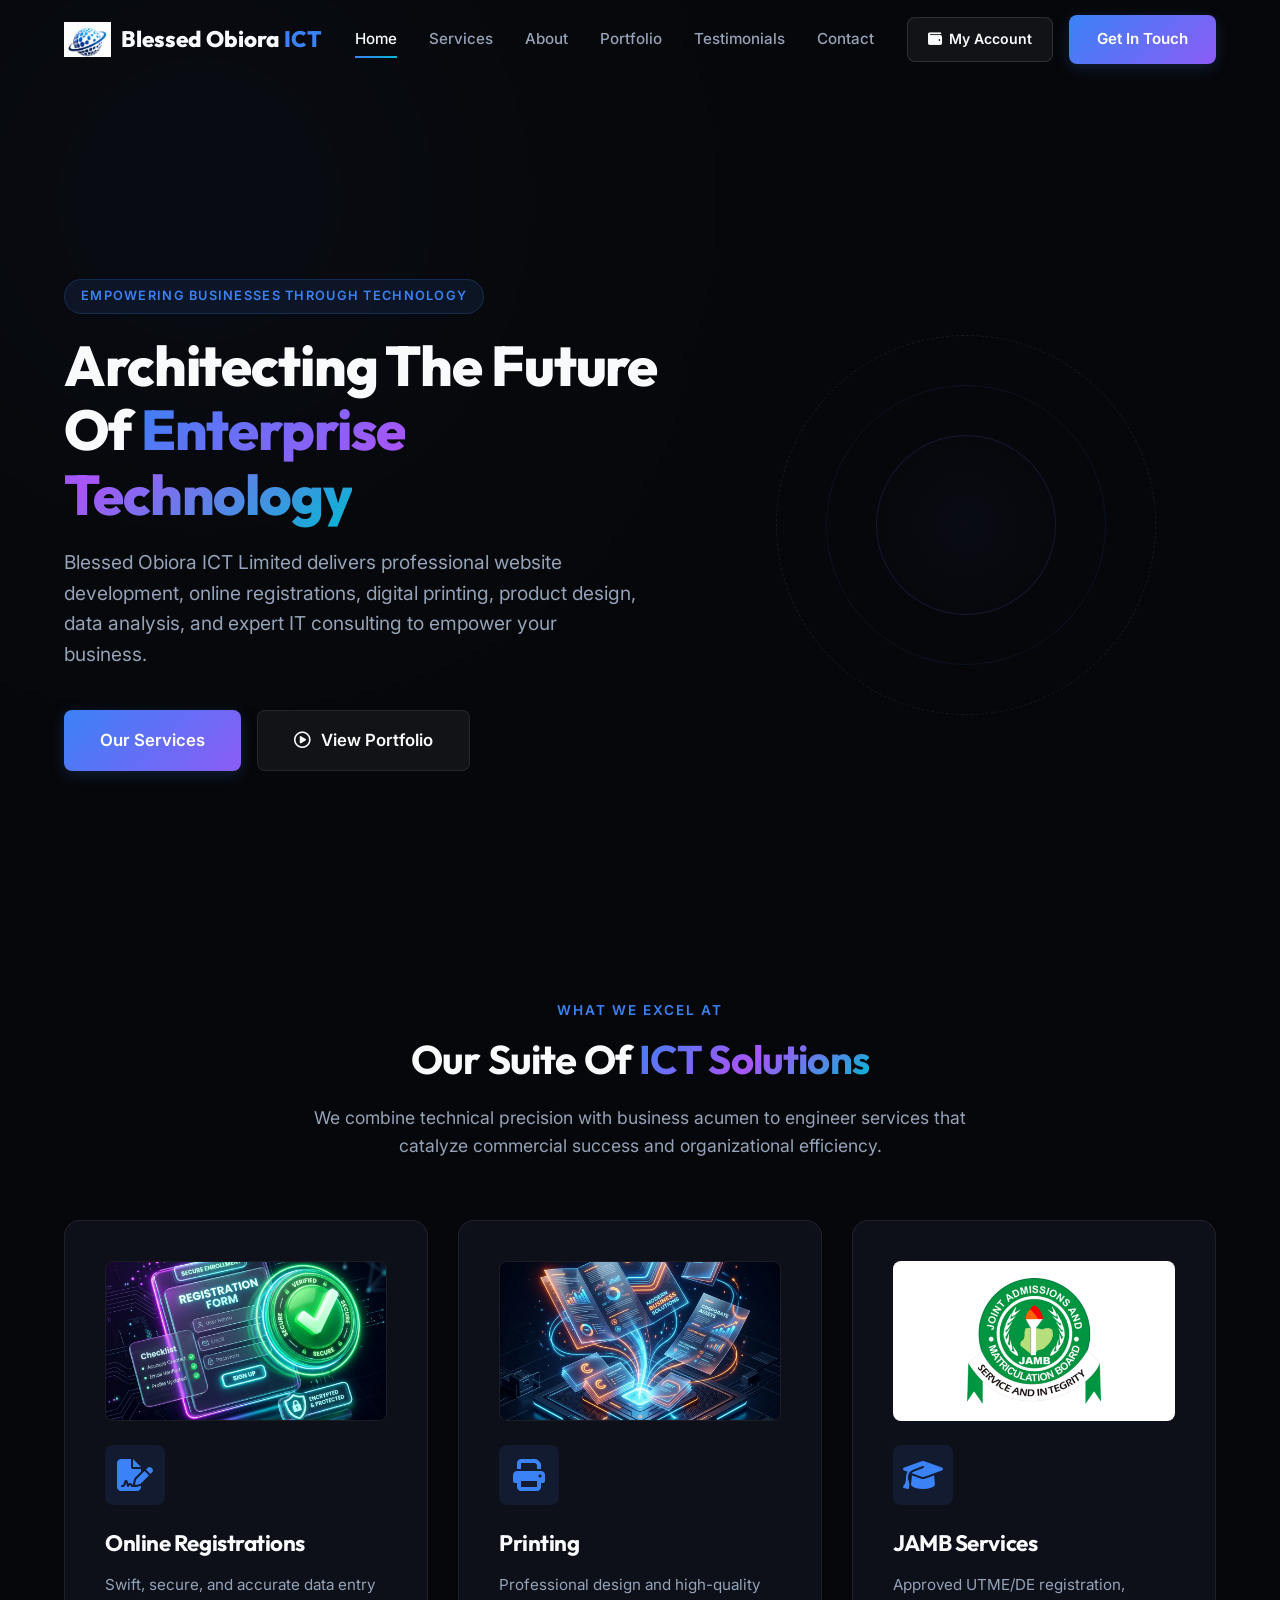
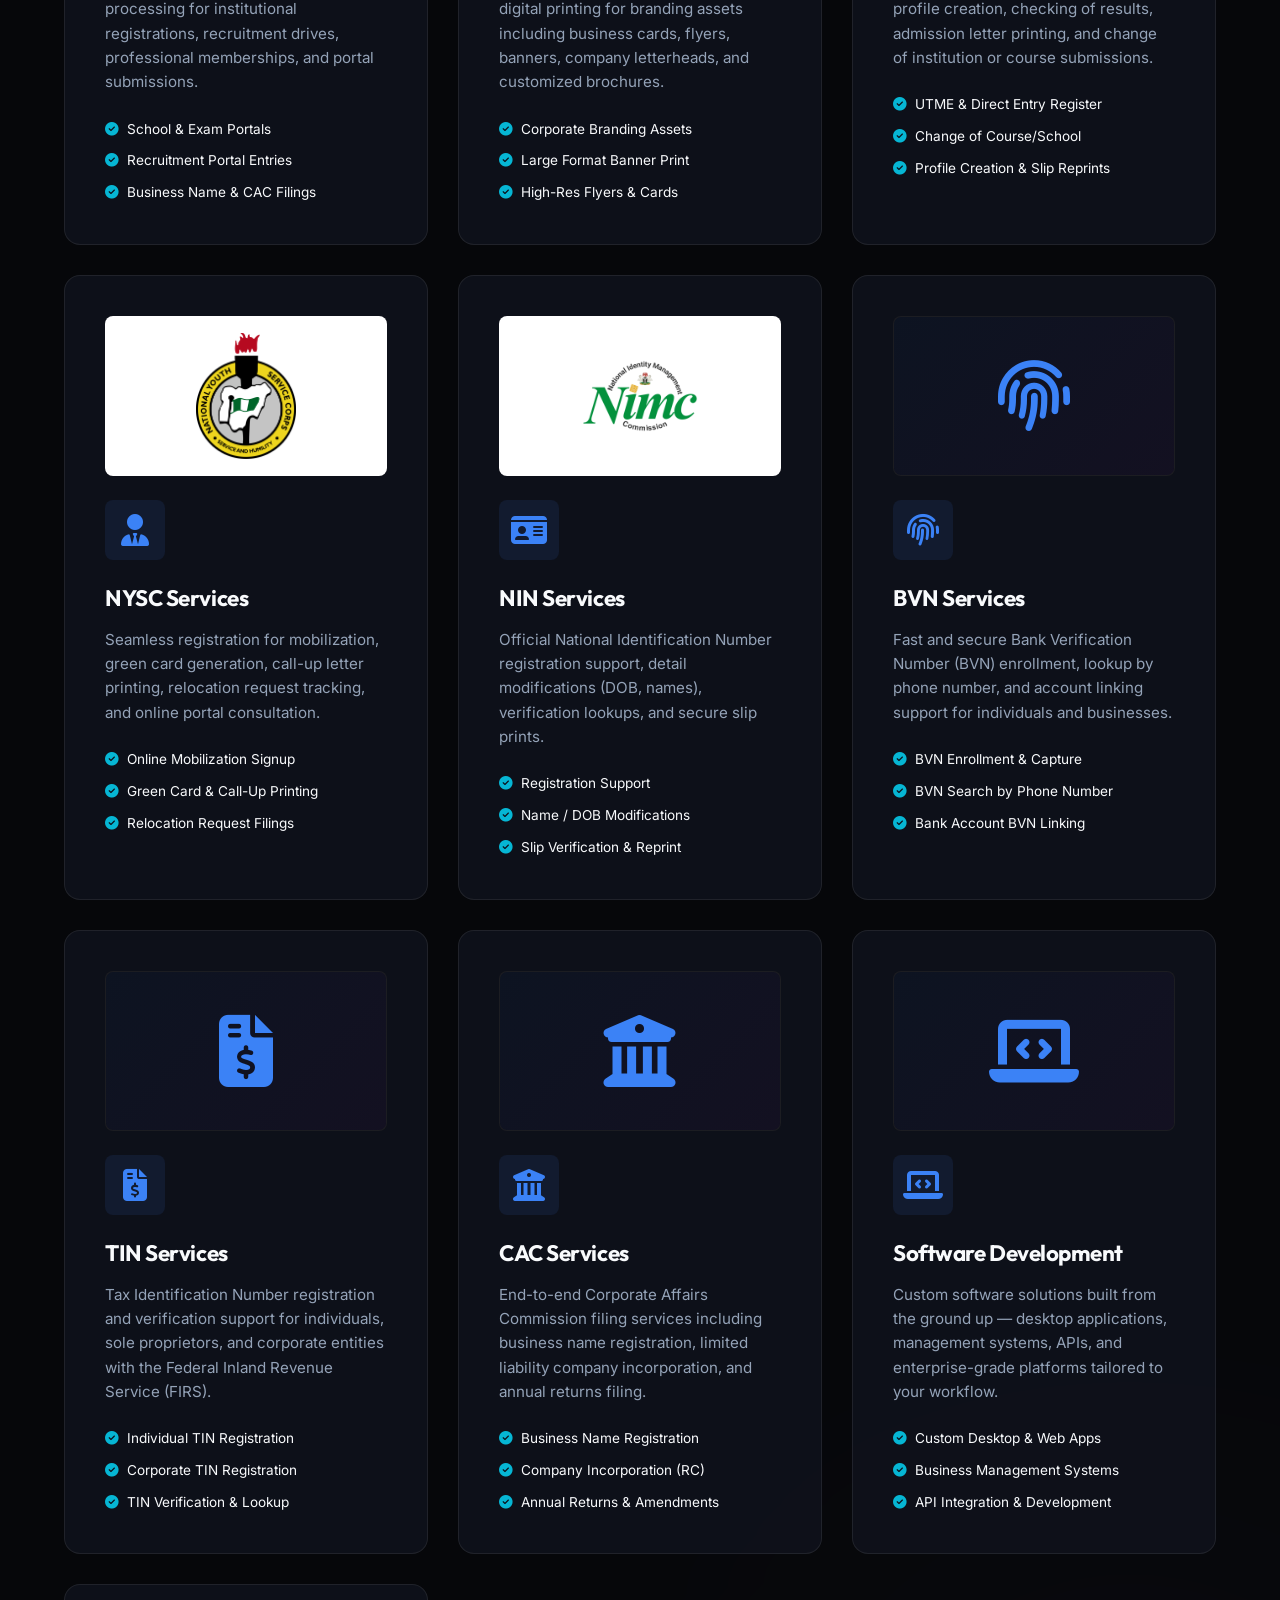
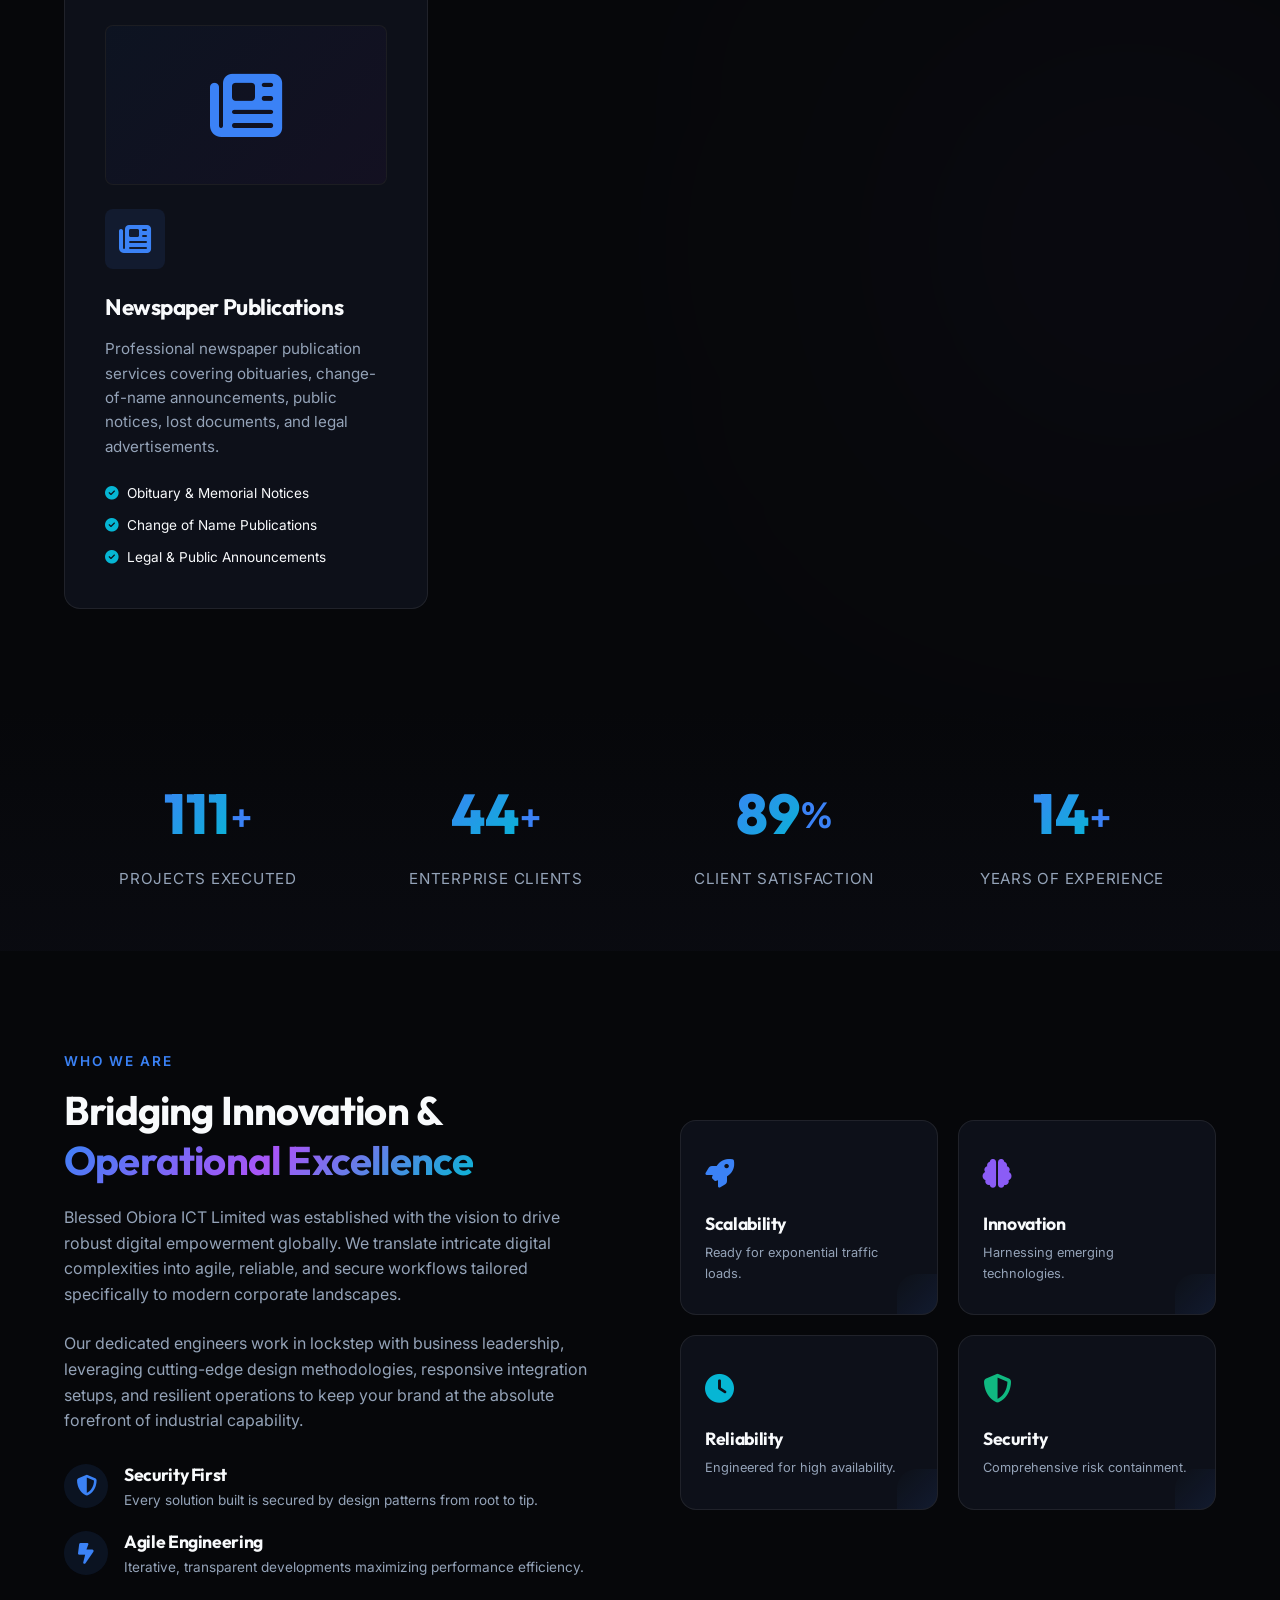
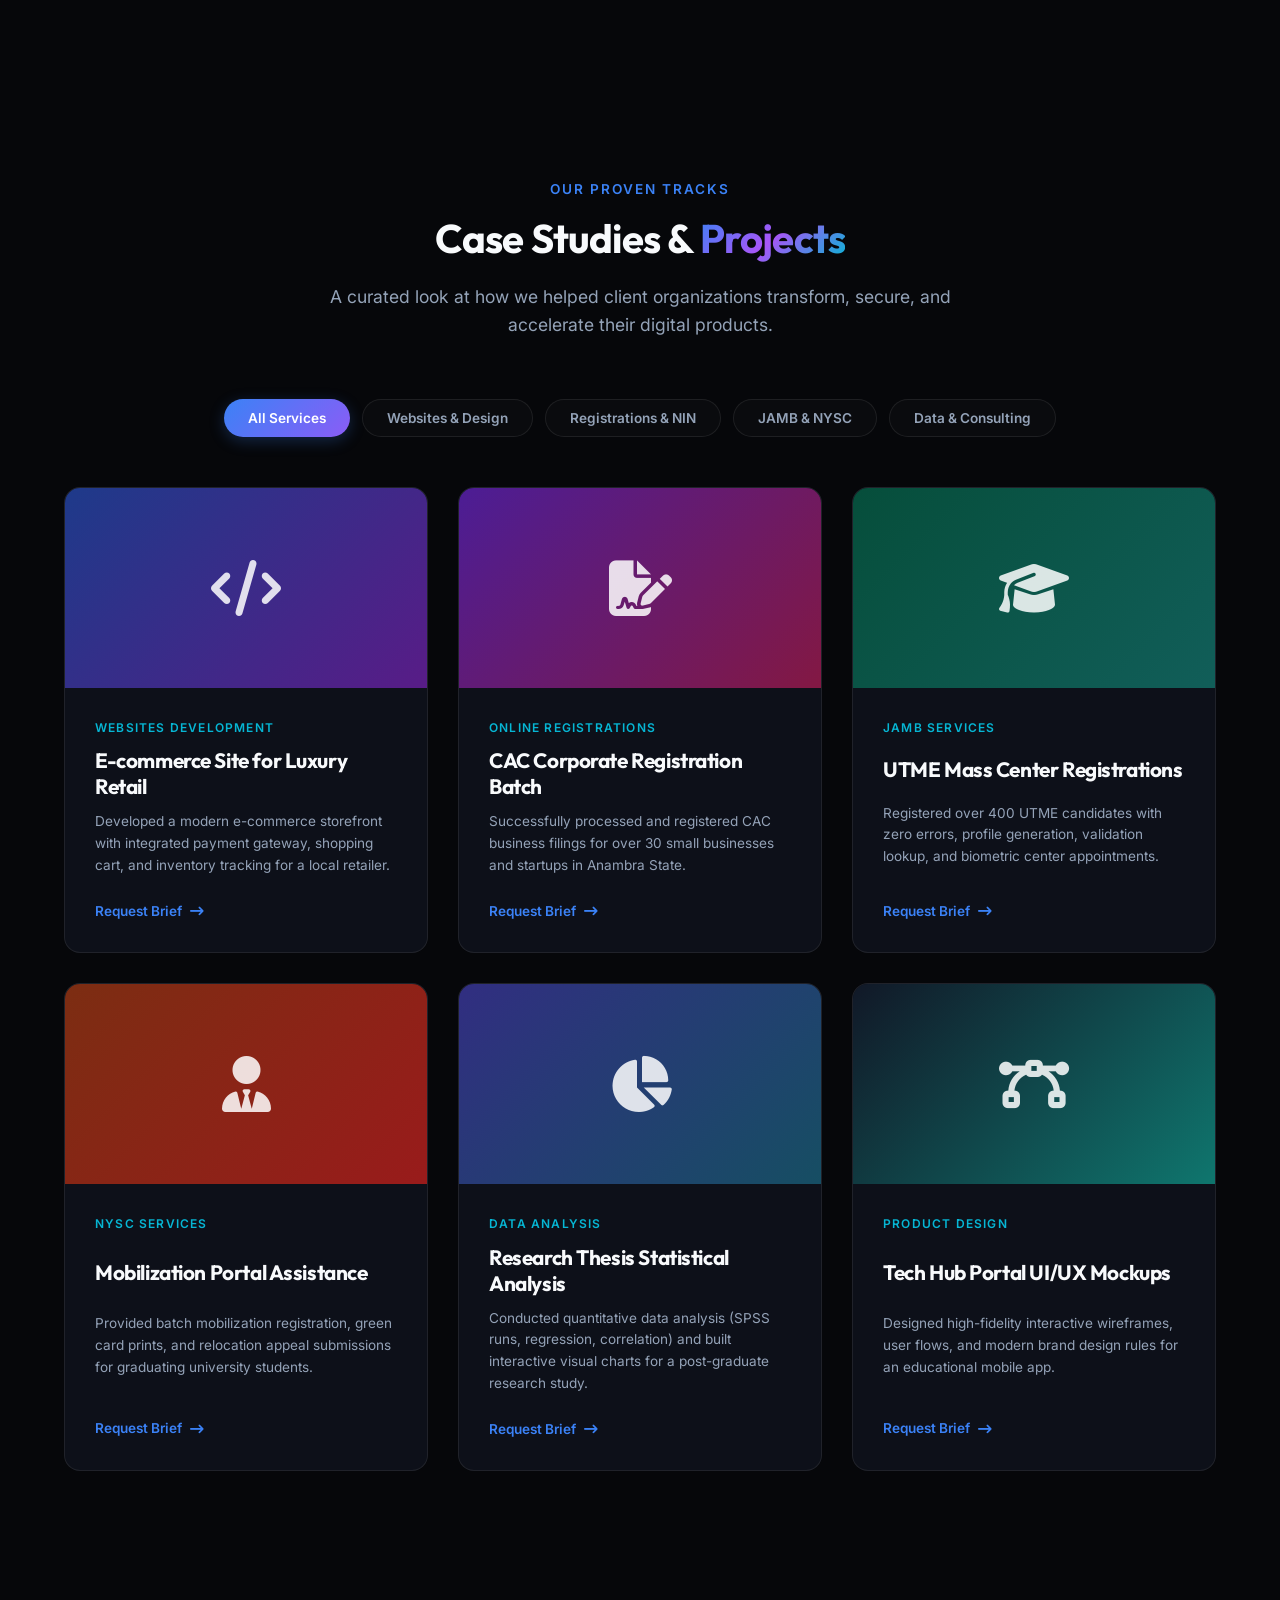
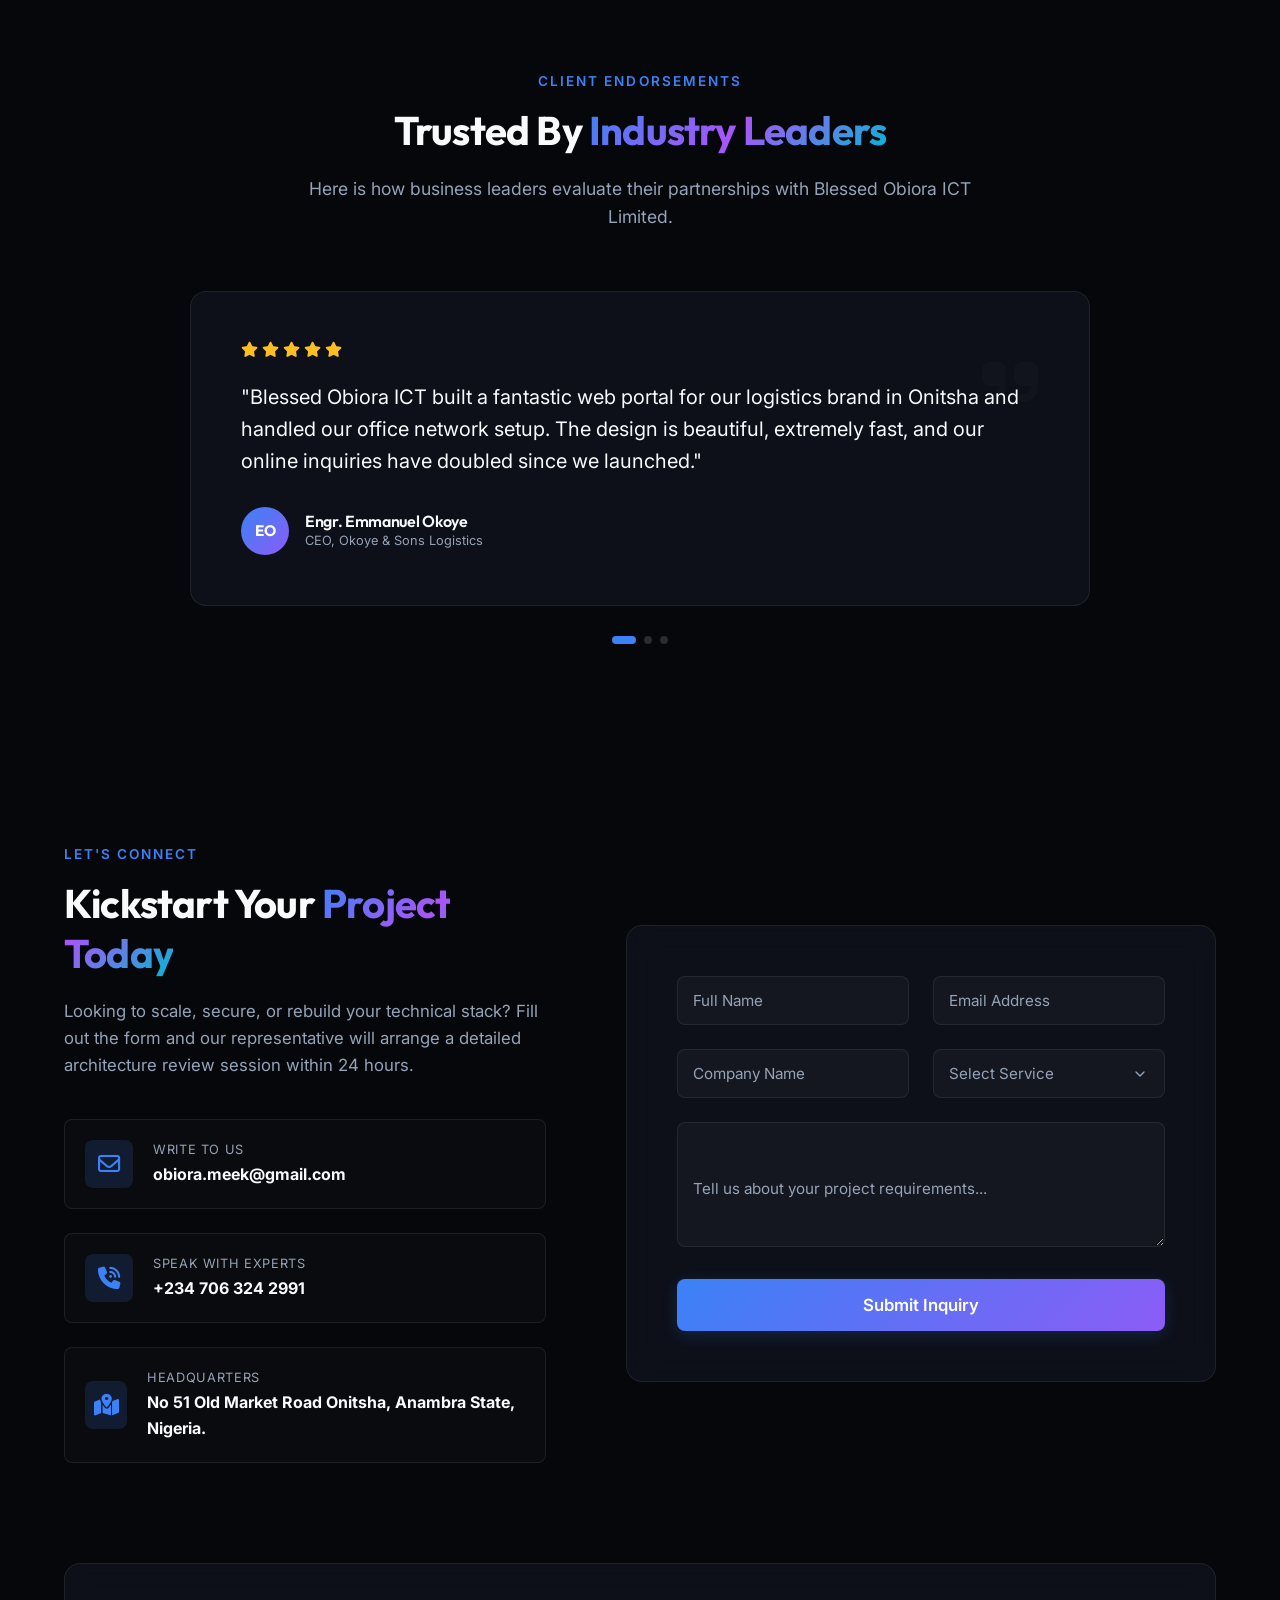
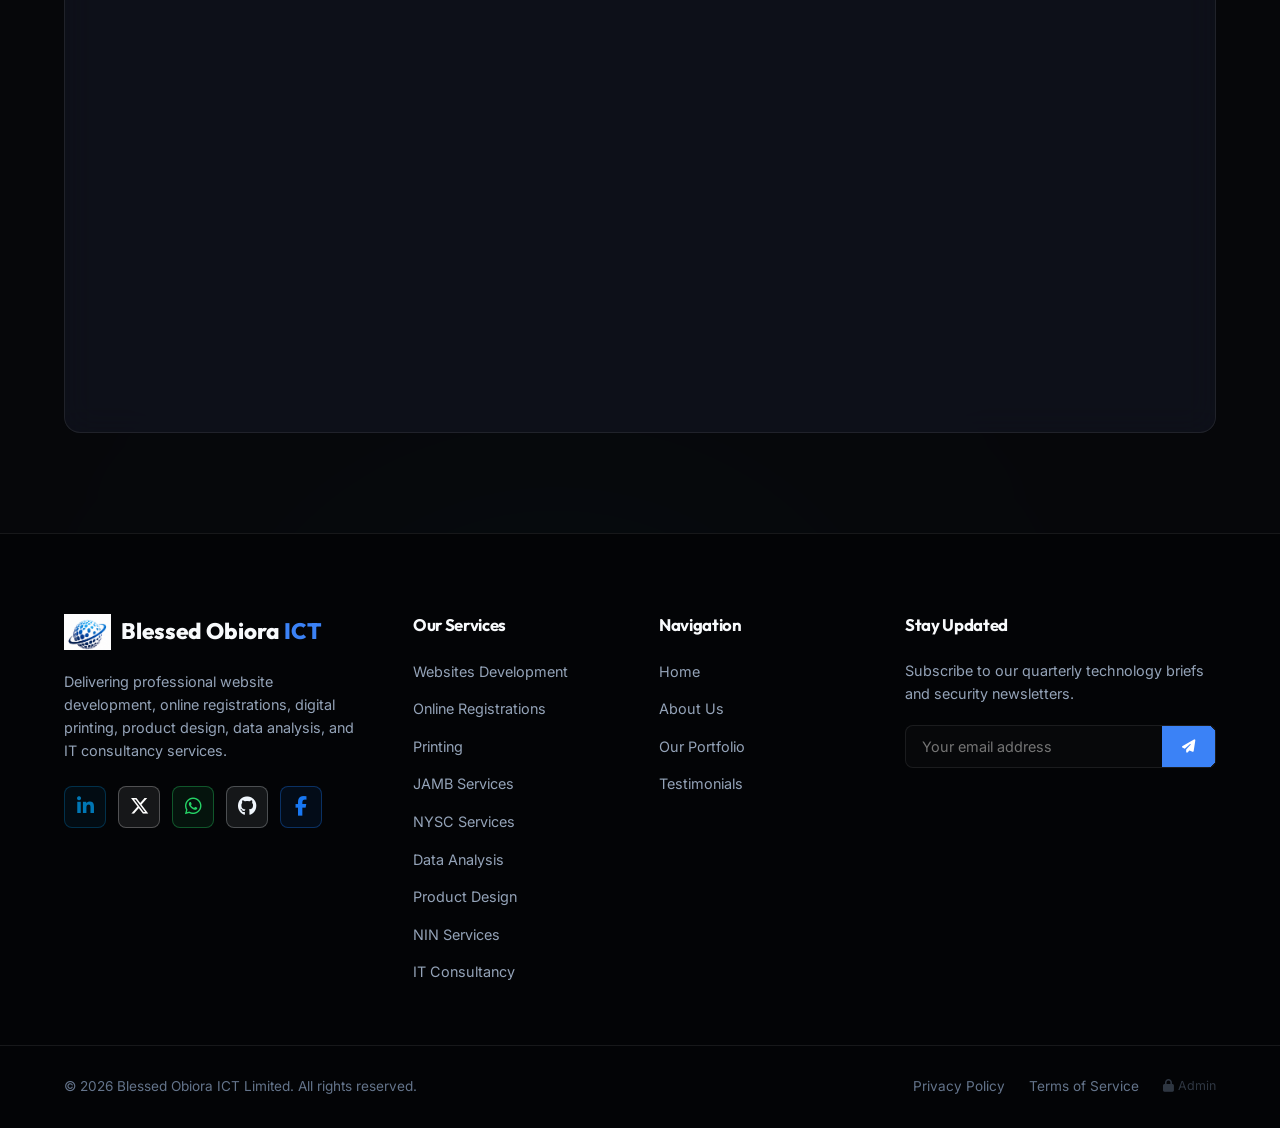
<file: index.html>
<!DOCTYPE html>
<html lang="en">
<head>
    <meta charset="UTF-8">
    <meta name="viewport" content="width=device-width, initial-scale=1.0">
    <title>Blessed Obiora ICT Limited | Enterprise IT & Software Solutions</title>
    <!-- SEO Meta Tags -->
    <meta name="description" content="Blessed Obiora ICT Limited provides professional website development, online registrations, digital printing, product design, data analysis, and IT consulting services. Architecting your digital future.">
    <meta name="keywords" content="ICT, Software Development, Cloud Computing, Cybersecurity, IT Consulting, Nigeria, Enterprise IT, Tech Training">
    <meta name="author" content="Blessed Obiora ICT Limited">
    <meta name="robots" content="index, follow">
    
    <!-- Open Graph / Facebook -->
    <meta property="og:type" content="website">
    <meta property="og:title" content="Blessed Obiora ICT Limited | Enterprise IT & Software Solutions">
    <meta property="og:description" content="Professional website development, online registrations, digital printing, product design, data analysis, and IT consulting services.">
    <meta property="og:url" content="https://blessedobioraict.com">
    <meta property="og:image" content="https://blessedobioraict.com/og-image.jpg">

    <!-- Fonts & Icons -->
    <link rel="preconnect" href="https://fonts.googleapis.com">
    <link rel="preconnect" href="https://fonts.gstatic.com" crossorigin>
    <link href="https://fonts.googleapis.com/css2?family=Inter:wght@300;400;500;600;700&family=Outfit:wght@400;500;600;700;800&display=swap" rel="stylesheet">
    <link rel="stylesheet" href="https://cdnjs.cloudflare.com/ajax/libs/font-awesome/6.5.2/css/all.min.css">
    
    <!-- Main Style Sheet -->
    <link rel="stylesheet" href="./style.css">
</head>
<body>
    <!-- Background Glow Elements -->
    <div class="glow-bg glow-1"></div>
    <div class="glow-bg glow-2"></div>
    <div class="glow-bg glow-3"></div>

    <!-- Navigation Header -->
    <header class="navbar-header" id="navbar">
        <div class="nav-container">
            <a href="#home" class="logo" id="nav-logo">
                <img src="./logo.png" alt="Blessed Obiora ICT Logo" class="logo-img">
                <span class="logo-text">Blessed Obiora <span class="accent-text">ICT</span></span>
            </a>
            
            <nav class="nav-menu" id="nav-menu">
                <a href="#home" class="nav-link active">Home</a>
                <a href="#services" class="nav-link">Services</a>
                <a href="#about" class="nav-link">About</a>
                <a href="#portfolio" class="nav-link">Portfolio</a>
                <a href="#testimonials" class="nav-link">Testimonials</a>
                <a href="#contact" class="nav-link">Contact</a>
            </nav>

            <div class="nav-actions">
                <a href="./portal.html" class="btn btn-secondary" id="portal-nav" style="display:inline-flex; align-items:center; gap:7px; border:1px solid rgba(255,255,255,0.12); background:rgba(255,255,255,0.05); color:var(--color-text-primary); padding:10px 20px; border-radius:var(--border-radius-sm); font-size:0.88rem; font-weight:600; transition:var(--transition-fast);">
                    <i class="fa-solid fa-wallet"></i> My Account
                </a>
                <a href="#contact" class="btn btn-primary btn-glow" id="cta-nav">Get In Touch</a>
                <button class="hamburger-btn" id="hamburger-btn" aria-label="Toggle menu">
                    <span class="bar"></span>
                    <span class="bar"></span>
                    <span class="bar"></span>
                </button>
            </div>
        </div>
    </header>

    <!-- Mobile Nav Overlay -->
    <div class="mobile-nav-overlay" id="mobile-nav-overlay">
        <nav class="mobile-nav-links">
            <a href="#home" class="mobile-link">Home</a>
            <a href="#services" class="mobile-link">Services</a>
            <a href="#about" class="mobile-link">About</a>
            <a href="#portfolio" class="mobile-link">Portfolio</a>
            <a href="#testimonials" class="mobile-link">Testimonials</a>
            <a href="#contact" class="mobile-link">Contact</a>
            <a href="#contact" class="btn btn-primary mobile-cta">Get In Touch</a>
        </nav>
    </div>

    <main>
        <!-- Hero Section -->
        <section class="hero-section" id="home">
            <div class="container hero-container">
                <div class="hero-content">
                    <span class="badge fade-in-up">Empowering Businesses Through Technology</span>
                    <h1 class="hero-title fade-in-up">Architecting The Future Of <span class="gradient-text">Enterprise Technology</span></h1>
                    <p class="hero-description fade-in-up">Blessed Obiora ICT Limited delivers professional website development, online registrations, digital printing, product design, data analysis, and expert IT consulting to empower your business.</p>
                    
                    <div class="hero-buttons fade-in-up">
                        <a href="#services" class="btn btn-primary btn-lg btn-glow">Our Services</a>
                        <a href="#portfolio" class="btn btn-secondary btn-lg"><i class="fa-regular fa-circle-play"></i> View Portfolio</a>
                    </div>
                </div>

                <div class="hero-visual fade-in-up">
                    <div class="visual-container">
                        <div class="visual-circle outer"></div>
                        <div class="visual-circle middle"></div>
                        <div class="visual-circle inner"></div>
                    </div>
                </div>
            </div>
        </section>

        <!-- Services Section -->
        <section class="services-section section-padding" id="services">
            <div class="container">
                <div class="section-header">
                    <span class="section-subtitle">What We Excel At</span>
                    <h2 class="section-title">Our Suite Of <span class="gradient-text">ICT Solutions</span></h2>
                    <p class="section-description">We combine technical precision with business acumen to engineer services that catalyze commercial success and organizational efficiency.</p>
                </div>

                <div class="services-grid">
                    <!-- Service 1: Online Registrations -->
                    <div class="service-card reveal-item">
                        <div class="card-glow"></div>
                        <div class="service-image-container">
                            <img src="./assets/services/online_reg.png" alt="Online Registrations" class="service-image" loading="lazy">
                        </div>
                        <div class="service-icon"><i class="fa-solid fa-file-signature"></i></div>
                        <h3 class="service-title">Online Registrations</h3>
                        <p class="service-desc">Swift, secure, and accurate data entry processing for institutional registrations, recruitment drives, professional memberships, and portal submissions.</p>
                        <ul class="service-features">
                            <li><i class="fa-solid fa-circle-check"></i> School &amp; Exam Portals</li>
                            <li><i class="fa-solid fa-circle-check"></i> Recruitment Portal Entries</li>
                            <li><i class="fa-solid fa-circle-check"></i> Business Name &amp; CAC Filings</li>
                        </ul>
                    </div>

                    <!-- Service 2: Printing -->
                    <div class="service-card reveal-item">
                        <div class="card-glow"></div>
                        <div class="service-image-container">
                            <img src="./assets/services/print_branding.png" alt="Printing" class="service-image" loading="lazy">
                        </div>
                        <div class="service-icon"><i class="fa-solid fa-print"></i></div>
                        <h3 class="service-title">Printing</h3>
                        <p class="service-desc">Professional design and high-quality digital printing for branding assets including business cards, flyers, banners, company letterheads, and customized brochures.</p>
                        <ul class="service-features">
                            <li><i class="fa-solid fa-circle-check"></i> Corporate Branding Assets</li>
                            <li><i class="fa-solid fa-circle-check"></i> Large Format Banner Print</li>
                            <li><i class="fa-solid fa-circle-check"></i> High-Res Flyers &amp; Cards</li>
                        </ul>
                    </div>

                    <!-- Service 3: JAMB Services -->
                    <div class="service-card reveal-item">
                        <div class="card-glow"></div>
                        <div class="service-image-container jamb-logo-bg">
                            <img src="./assets/services/jamb_services.png" alt="JAMB Services" class="service-image contain" loading="lazy">
                        </div>
                        <div class="service-icon"><i class="fa-solid fa-graduation-cap"></i></div>
                        <h3 class="service-title">JAMB Services</h3>
                        <p class="service-desc">Approved UTME/DE registration, profile creation, checking of results, admission letter printing, and change of institution or course submissions.</p>
                        <ul class="service-features">
                            <li><i class="fa-solid fa-circle-check"></i> UTME &amp; Direct Entry Register</li>
                            <li><i class="fa-solid fa-circle-check"></i> Change of Course/School</li>
                            <li><i class="fa-solid fa-circle-check"></i> Profile Creation &amp; Slip Reprints</li>
                        </ul>
                    </div>

                    <!-- Service 4: NYSC Services -->
                    <div class="service-card reveal-item">
                        <div class="card-glow"></div>
                        <div class="service-image-container logo-card-bg">
                            <img src="./assets/services/nysc_services.png" alt="NYSC Services" class="service-image contain" loading="lazy">
                        </div>
                        <div class="service-icon"><i class="fa-solid fa-user-tie"></i></div>
                        <h3 class="service-title">NYSC Services</h3>
                        <p class="service-desc">Seamless registration for mobilization, green card generation, call-up letter printing, relocation request tracking, and online portal consultation.</p>
                        <ul class="service-features">
                            <li><i class="fa-solid fa-circle-check"></i> Online Mobilization Signup</li>
                            <li><i class="fa-solid fa-circle-check"></i> Green Card &amp; Call-Up Printing</li>
                            <li><i class="fa-solid fa-circle-check"></i> Relocation Request Filings</li>
                        </ul>
                    </div>

                    <!-- Service 5: NIN Services -->
                    <div class="service-card reveal-item">
                        <div class="card-glow"></div>
                        <div class="service-image-container logo-card-bg">
                            <img src="./assets/services/nin_services.png" alt="NIN Services" class="service-image contain" loading="lazy">
                        </div>
                        <div class="service-icon"><i class="fa-solid fa-id-card"></i></div>
                        <h3 class="service-title">NIN Services</h3>
                        <p class="service-desc">Official National Identification Number registration support, detail modifications (DOB, names), verification lookups, and secure slip prints.</p>
                        <ul class="service-features">
                            <li><i class="fa-solid fa-circle-check"></i> Registration Support</li>
                            <li><i class="fa-solid fa-circle-check"></i> Name / DOB Modifications</li>
                            <li><i class="fa-solid fa-circle-check"></i> Slip Verification &amp; Reprint</li>
                        </ul>
                    </div>

                    <!-- Service 6: BVN Services -->
                    <div class="service-card reveal-item">
                        <div class="card-glow"></div>
                        <div class="service-image-container">
                            <div class="service-icon-large"><i class="fa-solid fa-fingerprint"></i></div>
                        </div>
                        <div class="service-icon"><i class="fa-solid fa-fingerprint"></i></div>
                        <h3 class="service-title">BVN Services</h3>
                        <p class="service-desc">Fast and secure Bank Verification Number (BVN) enrollment, lookup by phone number, and account linking support for individuals and businesses.</p>
                        <ul class="service-features">
                            <li><i class="fa-solid fa-circle-check"></i> BVN Enrollment &amp; Capture</li>
                            <li><i class="fa-solid fa-circle-check"></i> BVN Search by Phone Number</li>
                            <li><i class="fa-solid fa-circle-check"></i> Bank Account BVN Linking</li>
                        </ul>
                    </div>

                    <!-- Service 7: TIN Services -->
                    <div class="service-card reveal-item">
                        <div class="card-glow"></div>
                        <div class="service-image-container">
                            <div class="service-icon-large"><i class="fa-solid fa-file-invoice-dollar"></i></div>
                        </div>
                        <div class="service-icon"><i class="fa-solid fa-file-invoice-dollar"></i></div>
                        <h3 class="service-title">TIN Services</h3>
                        <p class="service-desc">Tax Identification Number registration and verification support for individuals, sole proprietors, and corporate entities with the Federal Inland Revenue Service (FIRS).</p>
                        <ul class="service-features">
                            <li><i class="fa-solid fa-circle-check"></i> Individual TIN Registration</li>
                            <li><i class="fa-solid fa-circle-check"></i> Corporate TIN Registration</li>
                            <li><i class="fa-solid fa-circle-check"></i> TIN Verification &amp; Lookup</li>
                        </ul>
                    </div>

                    <!-- Service 8: CAC Services -->
                    <div class="service-card reveal-item">
                        <div class="card-glow"></div>
                        <div class="service-image-container">
                            <div class="service-icon-large"><i class="fa-solid fa-building-columns"></i></div>
                        </div>
                        <div class="service-icon"><i class="fa-solid fa-building-columns"></i></div>
                        <h3 class="service-title">CAC Services</h3>
                        <p class="service-desc">End-to-end Corporate Affairs Commission filing services including business name registration, limited liability company incorporation, and annual returns filing.</p>
                        <ul class="service-features">
                            <li><i class="fa-solid fa-circle-check"></i> Business Name Registration</li>
                            <li><i class="fa-solid fa-circle-check"></i> Company Incorporation (RC)</li>
                            <li><i class="fa-solid fa-circle-check"></i> Annual Returns &amp; Amendments</li>
                        </ul>
                    </div>

                    <!-- Service 9: Software Development -->
                    <div class="service-card reveal-item">
                        <div class="card-glow"></div>
                        <div class="service-image-container">
                            <div class="service-icon-large"><i class="fa-solid fa-laptop-code"></i></div>
                        </div>
                        <div class="service-icon"><i class="fa-solid fa-laptop-code"></i></div>
                        <h3 class="service-title">Software Development</h3>
                        <p class="service-desc">Custom software solutions built from the ground up — desktop applications, management systems, APIs, and enterprise-grade platforms tailored to your workflow.</p>
                        <ul class="service-features">
                            <li><i class="fa-solid fa-circle-check"></i> Custom Desktop &amp; Web Apps</li>
                            <li><i class="fa-solid fa-circle-check"></i> Business Management Systems</li>
                            <li><i class="fa-solid fa-circle-check"></i> API Integration &amp; Development</li>
                        </ul>
                    </div>

                    <!-- Service 10: Newspaper Publications -->
                    <div class="service-card reveal-item">
                        <div class="card-glow"></div>
                        <div class="service-image-container">
                            <div class="service-icon-large"><i class="fa-solid fa-newspaper"></i></div>
                        </div>
                        <div class="service-icon"><i class="fa-solid fa-newspaper"></i></div>
                        <h3 class="service-title">Newspaper Publications</h3>
                        <p class="service-desc">Professional newspaper publication services covering obituaries, change-of-name announcements, public notices, lost documents, and legal advertisements.</p>
                        <ul class="service-features">
                            <li><i class="fa-solid fa-circle-check"></i> Obituary &amp; Memorial Notices</li>
                            <li><i class="fa-solid fa-circle-check"></i> Change of Name Publications</li>
                            <li><i class="fa-solid fa-circle-check"></i> Legal &amp; Public Announcements</li>
                        </ul>
                    </div>
                </div>
            </div>
        </section>

        <!-- Stats Section -->
        <section class="stats-section">
            <div class="container stats-grid">
                <div class="stat-item">
                    <span class="stat-number" data-target="120">0</span><span class="stat-suffix">+</span>
                    <span class="stat-label">Projects Executed</span>
                </div>
                <div class="stat-item">
                    <span class="stat-number" data-target="50">0</span><span class="stat-suffix">+</span>
                    <span class="stat-label">Enterprise Clients</span>
                </div>
                <div class="stat-item">
                    <span class="stat-number" data-target="98">0</span><span class="stat-suffix">%</span>
                    <span class="stat-label">Client Satisfaction</span>
                </div>
                <div class="stat-item">
                    <span class="stat-number" data-target="15">0</span><span class="stat-suffix">+</span>
                    <span class="stat-label">Years of Experience</span>
                </div>
            </div>
        </section>

        <!-- About Us Section -->
        <section class="about-section section-padding" id="about">
            <div class="container about-container">
                <div class="about-content reveal-item">
                    <span class="section-subtitle">Who We Are</span>
                    <h2 class="section-title">Bridging Innovation & <span class="gradient-text">Operational Excellence</span></h2>
                    <p class="about-desc">Blessed Obiora ICT Limited was established with the vision to drive robust digital empowerment globally. We translate intricate digital complexities into agile, reliable, and secure workflows tailored specifically to modern corporate landscapes.</p>
                    <p class="about-desc">Our dedicated engineers work in lockstep with business leadership, leveraging cutting-edge design methodologies, responsive integration setups, and resilient operations to keep your brand at the absolute forefront of industrial capability.</p>
                    
                    <div class="about-metrics">
                        <div class="metric-item">
                            <span class="icon"><i class="fa-solid fa-shield-halved"></i></span>
                            <div class="text">
                                <h5>Security First</h5>
                                <p>Every solution built is secured by design patterns from root to tip.</p>
                            </div>
                        </div>
                        <div class="metric-item">
                            <span class="icon"><i class="fa-solid fa-bolt-lightning"></i></span>
                            <div class="text">
                                <h5>Agile Engineering</h5>
                                <p>Iterative, transparent developments maximizing performance efficiency.</p>
                            </div>
                        </div>
                    </div>
                </div>

                <div class="about-visual reveal-item">
                    <div class="value-matrix">
                        <div class="matrix-cell">
                            <div class="cell-inner">
                                <span class="cell-icon"><i class="fa-solid fa-rocket"></i></span>
                                <h4>Scalability</h4>
                                <p>Ready for exponential traffic loads.</p>
                            </div>
                        </div>
                        <div class="matrix-cell">
                            <div class="cell-inner font-grad">
                                <span class="cell-icon"><i class="fa-solid fa-brain"></i></span>
                                <h4>Innovation</h4>
                                <p>Harnessing emerging technologies.</p>
                            </div>
                        </div>
                        <div class="matrix-cell">
                            <div class="cell-inner">
                                <span class="cell-icon"><i class="fa-solid fa-clock"></i></span>
                                <h4>Reliability</h4>
                                <p>Engineered for high availability.</p>
                            </div>
                        </div>
                        <div class="matrix-cell">
                            <div class="cell-inner">
                                <span class="cell-icon"><i class="fa-solid fa-shield-halved"></i></span>
                                <h4>Security</h4>
                                <p>Comprehensive risk containment.</p>
                            </div>
                        </div>
                    </div>
                </div>
            </div>
        </section>

        <!-- Portfolio / Case Studies Section -->
        <section class="portfolio-section section-padding" id="portfolio">
            <div class="container">
                <div class="section-header">
                    <span class="section-subtitle">Our Proven Tracks</span>
                    <h2 class="section-title">Case Studies & <span class="gradient-text">Projects</span></h2>
                    <p class="section-description">A curated look at how we helped client organizations transform, secure, and accelerate their digital products.</p>
                </div>

                <!-- Portfolio Filters -->
                <div class="portfolio-filters">
                    <button class="filter-btn active" data-filter="all">All Services</button>
                    <button class="filter-btn" data-filter="websites">Websites & Design</button>
                    <button class="filter-btn" data-filter="registrations">Registrations & NIN</button>
                    <button class="filter-btn" data-filter="education">JAMB & NYSC</button>
                    <button class="filter-btn" data-filter="data">Data & Consulting</button>
                </div>

                <!-- Portfolio Grid -->
                <div class="portfolio-grid">
                    <!-- Project 1 -->
                    <div class="portfolio-item reveal-item" data-category="websites">
                        <div class="portfolio-image-placeholder">
                            <div class="visual-placeholder grad-blue-purple">
                                <i class="fa-solid fa-code"></i>
                            </div>
                        </div>
                        <div class="portfolio-info">
                            <span class="project-tag">Websites Development</span>
                            <h3 class="project-title">E-commerce Site for Luxury Retail</h3>
                            <p class="project-summary">Developed a modern e-commerce storefront with integrated payment gateway, shopping cart, and inventory tracking for a local retailer.</p>
                            <a href="#contact" class="project-link">Request Brief <i class="fa-solid fa-arrow-right-long"></i></a>
                        </div>
                    </div>

                    <!-- Project 2 -->
                    <div class="portfolio-item reveal-item" data-category="registrations">
                        <div class="portfolio-image-placeholder">
                            <div class="visual-placeholder grad-purple-pink">
                                <i class="fa-solid fa-file-signature"></i>
                            </div>
                        </div>
                        <div class="portfolio-info">
                            <span class="project-tag">Online Registrations</span>
                            <h3 class="project-title">CAC Corporate Registration Batch</h3>
                            <p class="project-summary">Successfully processed and registered CAC business filings for over 30 small businesses and startups in Anambra State.</p>
                            <a href="#contact" class="project-link">Request Brief <i class="fa-solid fa-arrow-right-long"></i></a>
                        </div>
                    </div>

                    <!-- Project 3 -->
                    <div class="portfolio-item reveal-item" data-category="education">
                        <div class="portfolio-image-placeholder">
                            <div class="visual-placeholder grad-emerald-teal">
                                <i class="fa-solid fa-graduation-cap"></i>
                            </div>
                        </div>
                        <div class="portfolio-info">
                            <span class="project-tag">JAMB Services</span>
                            <h3 class="project-title">UTME Mass Center Registrations</h3>
                            <p class="project-summary">Registered over 400 UTME candidates with zero errors, profile generation, validation lookup, and biometric center appointments.</p>
                            <a href="#contact" class="project-link">Request Brief <i class="fa-solid fa-arrow-right-long"></i></a>
                        </div>
                    </div>

                    <!-- Project 4 -->
                    <div class="portfolio-item reveal-item" data-category="education">
                        <div class="portfolio-image-placeholder">
                            <div class="visual-placeholder grad-orange-red">
                                <i class="fa-solid fa-user-tie"></i>
                            </div>
                        </div>
                        <div class="portfolio-info">
                            <span class="project-tag">NYSC Services</span>
                            <h3 class="project-title">Mobilization Portal Assistance</h3>
                            <p class="project-summary">Provided batch mobilization registration, green card prints, and relocation appeal submissions for graduating university students.</p>
                            <a href="#contact" class="project-link">Request Brief <i class="fa-solid fa-arrow-right-long"></i></a>
                        </div>
                    </div>

                    <!-- Project 5 -->
                    <div class="portfolio-item reveal-item" data-category="data">
                        <div class="portfolio-image-placeholder">
                            <div class="visual-placeholder grad-indigo-cyan">
                                <i class="fa-solid fa-chart-pie"></i>
                            </div>
                        </div>
                        <div class="portfolio-info">
                            <span class="project-tag">Data Analysis</span>
                            <h3 class="project-title">Research Thesis Statistical Analysis</h3>
                            <p class="project-summary">Conducted quantitative data analysis (SPSS runs, regression, correlation) and built interactive visual charts for a post-graduate research study.</p>
                            <a href="#contact" class="project-link">Request Brief <i class="fa-solid fa-arrow-right-long"></i></a>
                        </div>
                    </div>

                    <!-- Project 6 -->
                    <div class="portfolio-item reveal-item" data-category="websites">
                        <div class="portfolio-image-placeholder">
                            <div class="visual-placeholder grad-dark-cyan">
                                <i class="fa-solid fa-bezier-curve"></i>
                            </div>
                        </div>
                        <div class="portfolio-info">
                            <span class="project-tag">Product Design</span>
                            <h3 class="project-title">Tech Hub Portal UI/UX Mockups</h3>
                            <p class="project-summary">Designed high-fidelity interactive wireframes, user flows, and modern brand design rules for an educational mobile app.</p>
                            <a href="#contact" class="project-link">Request Brief <i class="fa-solid fa-arrow-right-long"></i></a>
                        </div>
                    </div>
                </div>
            </div>
        </section>

        <!-- Testimonials Section -->
        <section class="testimonials-section section-padding" id="testimonials">
            <div class="container">
                <div class="section-header">
                    <span class="section-subtitle">Client Endorsements</span>
                    <h2 class="section-title">Trusted By <span class="gradient-text">Industry Leaders</span></h2>
                    <p class="section-description">Here is how business leaders evaluate their partnerships with Blessed Obiora ICT Limited.</p>
                </div>

                <!-- Testimonials Slider Container -->
                <div class="testimonials-slider-wrapper">
                    <div class="testimonials-track" id="testimonials-track">
                        <!-- Card 1 -->
                        <div class="testimonial-card">
                            <div class="quote-icon"><i class="fa-solid fa-quote-right"></i></div>
                            <div class="stars">
                                <i class="fa-solid fa-star"></i><i class="fa-solid fa-star"></i><i class="fa-solid fa-star"></i><i class="fa-solid fa-star"></i><i class="fa-solid fa-star"></i>
                            </div>
                            <p class="testimonial-text">"Blessed Obiora ICT built a fantastic web portal for our logistics brand in Onitsha and handled our office network setup. The design is beautiful, extremely fast, and our online inquiries have doubled since we launched."</p>
                            <div class="client-details">
                                <div class="client-avatar">EO</div>
                                <div class="client-meta">
                                    <h4 class="client-name">Engr. Emmanuel Okoye</h4>
                                    <p class="client-role">CEO, Okoye & Sons Logistics</p>
                                </div>
                            </div>
                        </div>

                        <!-- Card 2 -->
                        <div class="testimonial-card">
                            <div class="quote-icon"><i class="fa-solid fa-quote-right"></i></div>
                            <div class="stars">
                                <i class="fa-solid fa-star"></i><i class="fa-solid fa-star"></i><i class="fa-solid fa-star"></i><i class="fa-solid fa-star"></i><i class="fa-solid fa-star"></i>
                            </div>
                            <p class="testimonial-text">"I had a stress-free registration for both my UTME exam and my recent NYSC mobilization profile. They are incredibly fast, double-check all details, and printed my call-up letter instantly."</p>
                            <div class="client-details">
                                <div class="client-avatar">BN</div>
                                <div class="client-meta">
                                    <h4 class="client-name">Blessing Nwachukwu</h4>
                                    <p class="client-role">Graduate Candidate, COOU</p>
                                </div>
                            </div>
                        </div>

                        <!-- Card 3 -->
                        <div class="testimonial-card">
                            <div class="quote-icon"><i class="fa-solid fa-quote-right"></i></div>
                            <div class="stars">
                                <i class="fa-solid fa-star"></i><i class="fa-solid fa-star"></i><i class="fa-solid fa-star"></i><i class="fa-solid fa-star"></i><i class="fa-solid fa-star"></i>
                            </div>
                            <p class="testimonial-text">"The data analysis team at Blessed Obiora ICT Limited did an exceptional job cleaning and running statistical correlations in SPSS for my academic research journal. Highly professional and accurate."</p>
                            <div class="client-details">
                                <div class="client-avatar">JA</div>
                                <div class="client-meta">
                                    <h4 class="client-name">Dr. Jude Ani</h4>
                                    <p class="client-role">Academic Researcher, UNIZIK</p>
                                </div>
                            </div>
                        </div>
                    </div>

                    <!-- Slider Nav Dots -->
                    <div class="slider-dots" id="slider-dots">
                        <span class="dot active" data-index="0"></span>
                        <span class="dot" data-index="1"></span>
                        <span class="dot" data-index="2"></span>
                    </div>
                </div>
            </div>
        </section>

        <!-- Contact Section -->
        <section class="contact-section section-padding" id="contact">
            <div class="container contact-container">
                <div class="contact-info-panel reveal-item">
                    <span class="section-subtitle">Let's Connect</span>
                    <h2 class="section-title">Kickstart Your <span class="gradient-text">Project Today</span></h2>
                    <p class="contact-intro">Looking to scale, secure, or rebuild your technical stack? Fill out the form and our representative will arrange a detailed architecture review session within 24 hours.</p>
                    
                    <div class="contact-methods">
                        <div class="method-card">
                            <span class="method-icon"><i class="fa-regular fa-envelope"></i></span>
                            <div class="method-details">
                                <span>Write to us</span>
                                <strong>obiora.meek@gmail.com</strong>
                            </div>
                        </div>
                        <div class="method-card">
                            <span class="method-icon"><i class="fa-solid fa-phone-volume"></i></span>
                            <div class="method-details">
                                <span>Speak with experts</span>
                                <strong><a href="tel:+2347063242991">+234 706 324 2991</a></strong>
                            </div>
                        </div>
                        <div class="method-card">
                            <span class="method-icon"><i class="fa-solid fa-map-location-dot"></i></span>
                            <div class="method-details">
                                <span>Headquarters</span>
                                <strong>No 51 Old Market Road Onitsha, Anambra State, Nigeria.</strong>
                            </div>
                        </div>
                    </div>
                </div>

                <div class="contact-form-panel reveal-item">
                    <form class="glass-form" id="contact-form">
                        <div class="form-row">
                            <div class="input-group">
                                <input type="text" id="user-name" required placeholder=" ">
                                <label for="user-name">Full Name</label>
                                <span class="input-focus-line"></span>
                            </div>
                            <div class="input-group">
                                <input type="email" id="user-email" required placeholder=" ">
                                <label for="user-email">Email Address</label>
                                <span class="input-focus-line"></span>
                            </div>
                        </div>
                        
                        <div class="form-row">
                            <div class="input-group">
                                <input type="text" id="user-company" placeholder=" ">
                                <label for="user-company">Company Name</label>
                                <span class="input-focus-line"></span>
                            </div>
                            <div class="input-group">
                                <select id="project-type" required>
                                    <option value="" disabled selected hidden></option>
                                    <option value="websites">Websites Development</option>
                                    <option value="registrations">Online Registrations</option>
                                    <option value="printing">Printing</option>
                                    <option value="jamb">Jamb Services</option>
                                    <option value="nysc">NYSC Services</option>
                                    <option value="data-analysis">Data Analysis</option>
                                    <option value="product-design">Product Design</option>
                                    <option value="nin">NIN Services</option>
                                    <option value="consultancy">IT Consultancy</option>
                                    <option value="other">Other Service</option>
                                </select>
                                <label for="project-type" class="select-label">Select Service</label>
                                <span class="input-focus-line"></span>
                            </div>
                        </div>

                        <div class="input-group text-area-group">
                            <textarea id="project-message" required placeholder=" " rows="5"></textarea>
                            <label for="project-message">Tell us about your project requirements...</label>
                            <span class="input-focus-line"></span>
                        </div>

                        <button type="submit" class="btn btn-primary btn-block btn-lg btn-glow" id="submit-btn">
                            <span class="btn-text">Submit Inquiry</span>
                            <span class="btn-loader"><i class="fa-solid fa-circle-notch fa-spin"></i></span>
                        </button>
                    </form>
                </div>
            </div>
        </section>

        <!-- Map Section -->
        <section class="map-section">
            <div class="container">
                <div class="map-container glass-card reveal-item">
                    <iframe 
                        width="100%" 
                        height="450" 
                        style="border:0;" 
                        allowfullscreen="" 
                        loading="lazy" 
                        referrerpolicy="no-referrer-when-downgrade"
                        src="https://maps.google.com/maps?width=100%25&amp;height=450&amp;hl=en&amp;q=No%2051%20Old%20Market%20Road%20Onitsha,%20Anambra%20State,%20Nigeria&amp;t=&amp;z=15&amp;ie=UTF8&amp;iwloc=B&amp;output=embed">
                    </iframe>
                </div>
            </div>
        </section>
    </main>

    <!-- Success Modal Popup -->
    <div class="modal-overlay" id="success-modal">
        <div class="modal-card">
            <div class="modal-success-icon">
                <i class="fa-solid fa-circle-check"></i>
            </div>
            <h3 class="modal-title">Inquiry Submitted!</h3>
            <p class="modal-desc">Thank you for contacting Blessed Obiora ICT Limited. Our lead engineer has received your message and will reach out to you within 24 hours.</p>
            <button class="btn btn-primary btn-block" id="modal-close-btn">Done</button>
        </div>
    </div>

    <!-- Footer -->
    <footer class="footer">
        <div class="container footer-grid">
            <div class="footer-brand">
                <a href="#home" class="logo">
                    <img src="./logo.png" alt="Blessed Obiora ICT Logo" class="logo-img">
                    <span class="logo-text">Blessed Obiora <span class="accent-text">ICT</span></span>
                </a>
                <p class="footer-desc">Delivering professional website development, online registrations, digital printing, product design, data analysis, and IT consultancy services.</p>
                <div class="footer-socials">
                    <a href="http://www.linkedin.com/in/obiora-okonkwo-1457a4226" class="linkedin" aria-label="LinkedIn" target="_blank" rel="noopener noreferrer"><i class="fa-brands fa-linkedin-in"></i></a>
                    <a href="https://x.com/obiorameek?s=11" class="twitter" aria-label="X / Twitter" target="_blank" rel="noopener noreferrer"><i class="fa-brands fa-x-twitter"></i></a>
                    <a href="https://wa.me/2347063242991" class="whatsapp" aria-label="WhatsApp" target="_blank" rel="noopener noreferrer"><i class="fa-brands fa-whatsapp"></i></a>
                    <a href="#" class="github" aria-label="GitHub"><i class="fa-brands fa-github"></i></a>
                    <a href="#" class="facebook" aria-label="Facebook"><i class="fa-brands fa-facebook-f"></i></a>
                </div>
            </div>

            <div class="footer-links">
                <h4>Our Services</h4>
                <ul>
                    <li><a href="#services">Websites Development</a></li>
                    <li><a href="#services">Online Registrations</a></li>
                    <li><a href="#services">Printing</a></li>
                    <li><a href="#services">JAMB Services</a></li>
                    <li><a href="#services">NYSC Services</a></li>
                    <li><a href="#services">Data Analysis</a></li>
                    <li><a href="#services">Product Design</a></li>
                    <li><a href="#services">NIN Services</a></li>
                    <li><a href="#services">IT Consultancy</a></li>
                </ul>
            </div>

            <div class="footer-links">
                <h4>Navigation</h4>
                <ul>
                    <li><a href="#home">Home</a></li>
                    <li><a href="#about">About Us</a></li>
                    <li><a href="#portfolio">Our Portfolio</a></li>
                    <li><a href="#testimonials">Testimonials</a></li>
                </ul>
            </div>

            <div class="footer-newsletter">
                <h4>Stay Updated</h4>
                <p>Subscribe to our quarterly technology briefs and security newsletters.</p>
                <form class="newsletter-form" id="newsletter-form">
                    <input type="email" placeholder="Your email address" required aria-label="Newsletter email">
                    <button type="submit" aria-label="Subscribe"><i class="fa-solid fa-paper-plane"></i></button>
                </form>
            </div>
        </div>

        <div class="footer-bottom">
            <div class="container footer-bottom-container">
                <p>&copy; 2026 Blessed Obiora ICT Limited. All rights reserved.</p>
                <div class="footer-bottom-links">
                    <a href="#">Privacy Policy</a>
                    <a href="#">Terms of Service</a>
                    <a href="./dashboard.html" style="opacity:0.45; font-size:0.78rem;" title="Admin Portal">
                        <i class="fa-solid fa-lock" style="margin-right:4px;"></i>Admin
                    </a>
                </div>
            </div>
        </div>
    </footer>

    <!-- Main JavaScript File -->
    <script type="module" src="./main.js"></script>
</body>
</html>
</file>
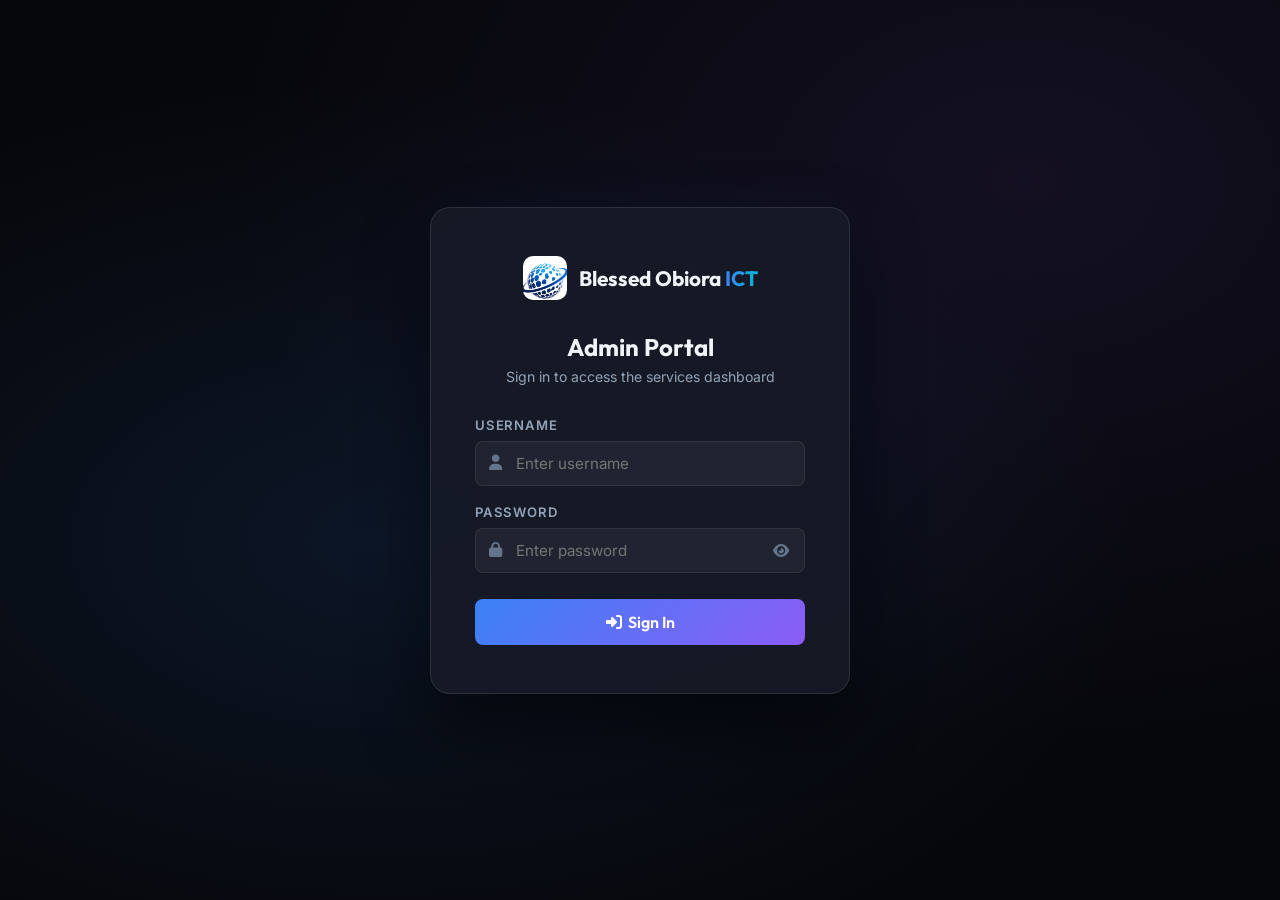
<file: dashboard.html>
<!DOCTYPE html>
<html lang="en">
<head>
    <meta charset="UTF-8">
    <meta name="viewport" content="width=device-width, initial-scale=1.0">
    <title>Admin Dashboard — Blessed Obiora ICT Limited</title>
    <meta name="robots" content="noindex, nofollow">

    <!-- Fonts & Icons -->
    <link rel="preconnect" href="https://fonts.googleapis.com">
    <link rel="preconnect" href="https://fonts.gstatic.com" crossorigin>
    <link href="https://fonts.googleapis.com/css2?family=Inter:wght@300;400;500;600;700&family=Outfit:wght@400;500;600;700;800&display=swap" rel="stylesheet">
    <link rel="stylesheet" href="https://cdnjs.cloudflare.com/ajax/libs/font-awesome/6.5.2/css/all.min.css">

    <!-- Dashboard Stylesheet -->
    <link rel="stylesheet" href="./dashboard.css">
</head>
<body>

<!-- =====================================================================
     LOGIN GATE
     ===================================================================== -->
<div id="login-gate">
    <div class="login-card">
        <div class="login-logo">
            <img src="./logo.png" alt="Blessed Obiora ICT Logo">
            <span>Blessed Obiora <em>ICT</em></span>
        </div>
        <h1 class="login-title">Admin Portal</h1>
        <p class="login-subtitle">Sign in to access the services dashboard</p>

        <form id="login-form" novalidate>
            <div id="login-error" class="login-error">
                <i class="fa-solid fa-circle-exclamation"></i>
                Invalid username or password. Please try again.
            </div>

            <div class="login-field">
                <label for="login-username">Username</label>
                <div class="field-wrap">
                    <i class="fa-solid fa-user field-icon"></i>
                    <input type="text" id="login-username" placeholder="Enter username" autocomplete="username" required>
                </div>
            </div>

            <div class="login-field">
                <label for="login-password">Password</label>
                <div class="field-wrap">
                    <i class="fa-solid fa-lock field-icon"></i>
                    <input type="password" id="login-password" placeholder="Enter password" autocomplete="current-password" required>
                    <button type="button" id="toggle-pw" class="toggle-pw" aria-label="Toggle password visibility">
                        <i class="fa-solid fa-eye"></i>
                    </button>
                </div>
            </div>

            <button type="submit" id="login-btn" class="login-btn">
                <span class="btn-text"><i class="fa-solid fa-right-to-bracket"></i>&nbsp; Sign In</span>
                <span class="btn-spinner"></span>
            </button>
        </form>
    </div>
</div>


<!-- =====================================================================
     MAIN DASHBOARD
     ===================================================================== -->
<div id="dashboard" class="hidden">

    <!-- Mobile sidebar overlay -->
    <div class="db-sidebar-overlay"></div>

    <!-- ==== SIDEBAR ==== -->
    <aside class="db-sidebar">

        <!-- Brand -->
        <div class="sidebar-brand">
            <img src="./logo.png" alt="Blessed Obiora ICT Logo">
            <div class="sidebar-brand-name">
                Blessed Obiora <em>ICT</em>
            </div>
        </div>

        <!-- Admin profile -->
        <div class="sidebar-profile">
            <div class="profile-avatar">A</div>
            <div class="profile-info">
                <div class="profile-name">Administrator</div>
                <div class="profile-role">Super Admin</div>
            </div>
        </div>

        <!-- Navigation -->
        <nav class="sidebar-nav">
            <div class="sidebar-nav-label">Navigation</div>
            <a class="sidebar-link active" data-filter="all">
                <i class="fa-solid fa-gauge-high"></i>
                <span class="link-label">Dashboard</span>
            </a>

            <div class="sidebar-nav-label" style="margin-top:8px;">Services</div>

            <a class="sidebar-link" data-filter="online-reg">
                <i class="fa-solid fa-file-signature"></i>
                <span class="link-label">Online Registrations</span>
            </a>
            <a class="sidebar-link" data-filter="printing">
                <i class="fa-solid fa-print"></i>
                <span class="link-label">Printing</span>
            </a>
            <a class="sidebar-link" data-filter="jamb">
                <i class="fa-solid fa-graduation-cap"></i>
                <span class="link-label">JAMB Services</span>
            </a>
            <a class="sidebar-link" data-filter="nysc">
                <i class="fa-solid fa-user-tie"></i>
                <span class="link-label">NYSC Services</span>
            </a>
            <a class="sidebar-link" data-filter="nin">
                <i class="fa-solid fa-id-card"></i>
                <span class="link-label">NIN Services</span>
            </a>
            <a class="sidebar-link" data-filter="bvn">
                <i class="fa-solid fa-fingerprint"></i>
                <span class="link-label">BVN Services</span>
            </a>
            <a class="sidebar-link" data-filter="tin">
                <i class="fa-solid fa-file-invoice-dollar"></i>
                <span class="link-label">TIN Services</span>
            </a>
            <a class="sidebar-link" data-filter="cac">
                <i class="fa-solid fa-building-columns"></i>
                <span class="link-label">CAC Services</span>
            </a>
            <a class="sidebar-link" data-filter="software-dev">
                <i class="fa-solid fa-laptop-code"></i>
                <span class="link-label">Software Development</span>
            </a>
            <a class="sidebar-link" data-filter="newspaper">
                <i class="fa-solid fa-newspaper"></i>
                <span class="link-label">Newspaper Publications</span>
            </a>
        </nav>

        <!-- Sidebar footer / logout -->
        <div class="sidebar-footer">
            <a href="../index.html" class="sidebar-link" style="margin-bottom:4px;">
                <i class="fa-solid fa-globe"></i>
                <span class="link-label">View Website</span>
            </a>
            <button class="sidebar-logout do-logout">
                <i class="fa-solid fa-right-from-bracket"></i>
                Logout
            </button>
        </div>
    </aside>


    <!-- ==== MAIN CONTENT ==== -->
    <main class="db-main">

        <!-- Top header bar -->
        <header class="db-header">
            <div class="db-header-left">
                <button class="db-hamburger" aria-label="Open menu">
                    <i class="fa-solid fa-bars"></i>
                </button>
                <div>
                    <div class="db-page-title" id="db-page-title">All Services</div>
                    <div class="db-page-breadcrumb">
                        <span>Dashboard</span> &rsaquo; Services
                    </div>
                </div>
            </div>
            <div class="db-header-right">
                <span class="db-header-badge">
                    <i class="fa-solid fa-circle" style="font-size:0.5rem; margin-right:4px;"></i>
                    System Online
                </span>
                <button class="db-header-logout do-logout">
                    <i class="fa-solid fa-right-from-bracket"></i>
                    Logout
                </button>
            </div>
        </header>

        <!-- Page body -->
        <div class="db-body">
            <div class="db-section-head">
                <div>
                    <div class="db-section-title">
                        <i class="fa-solid fa-layer-group"></i>
                        SERVICES
                    </div>
                    <div class="db-section-sub">Manage and monitor all active services offered by Blessed Obiora ICT Limited.</div>
                </div>
                <span class="db-service-count" id="service-count">10 Services</span>
            </div>

            <!-- Services grid — rendered by JS -->
            <div class="db-services-grid" id="services-grid"></div>
        </div>
    </main>
</div><!-- /#dashboard -->


<!-- =====================================================================
     SERVICE DETAIL MODAL
     ===================================================================== -->
<div class="db-modal-overlay" id="detail-modal">
    <div class="db-modal db-detail-modal-content">
        <div class="db-modal-head">
            <h2 class="db-modal-title">Service Details</h2>
            <button class="db-modal-close" id="detail-modal-close" aria-label="Close">
                <i class="fa-solid fa-xmark"></i>
            </button>
        </div>
        <div class="db-modal-icon">
            <i id="detail-icon"></i>
        </div>
        <h3 id="detail-name"></h3>
        <p id="detail-desc"></p>

        <div class="db-detail-info-row">
            <span>Status</span>
            <span id="detail-status"></span>
        </div>
        <div class="db-detail-info-row">
            <span>Unit Cost</span>
            <span id="detail-cost"></span>
        </div>
        <div class="db-detail-info-row">
            <span>Active Notice</span>
            <span id="detail-notice-val" style="font-size:0.82rem; color: var(--db-text-muted); max-width:240px; text-align:right;"></span>
        </div>

        <div class="db-modal-actions" style="margin-top:22px;">
            <button class="db-modal-cancel" id="detail-add-notice-btn">
                <i class="fa-solid fa-bell"></i> Add Notice
            </button>
            <button class="db-modal-save" onclick="document.getElementById('detail-modal').classList.remove('active')">
                Done
            </button>
        </div>
    </div>
</div>


<!-- =====================================================================
     NOTICE MODAL (Add / Edit)
     ===================================================================== -->
<div class="db-modal-overlay" id="notice-modal">
    <div class="db-modal">
        <div class="db-modal-head">
            <h2 class="db-modal-title" id="notice-modal-title">Add Notice</h2>
            <button class="db-modal-close" id="notice-modal-close" aria-label="Close">
                <i class="fa-solid fa-xmark"></i>
            </button>
        </div>
        <label class="db-modal-label" for="notice-textarea">Notice Message</label>
        <textarea
            id="notice-textarea"
            placeholder="e.g. Waiting time is 2 to 3 hours from 9am to 5pm..."
        ></textarea>
        <p style="font-size:0.78rem; color:var(--db-text-dim); margin-top:-12px; margin-bottom:18px;">
            Leave blank and save to clear the notice from this service card.
        </p>
        <div class="db-modal-actions">
            <button class="db-modal-cancel" id="notice-modal-cancel">Cancel</button>
            <button class="db-modal-save" id="notice-modal-save">
                <i class="fa-solid fa-floppy-disk"></i> Save Notice
            </button>
        </div>
    </div>
</div>


<!-- =====================================================================
     TOAST CONTAINER
     ===================================================================== -->
<div id="db-toasts"></div>


<!-- Dashboard Script -->
<script src="./dashboard.js"></script>
</body>
</html>
</file>
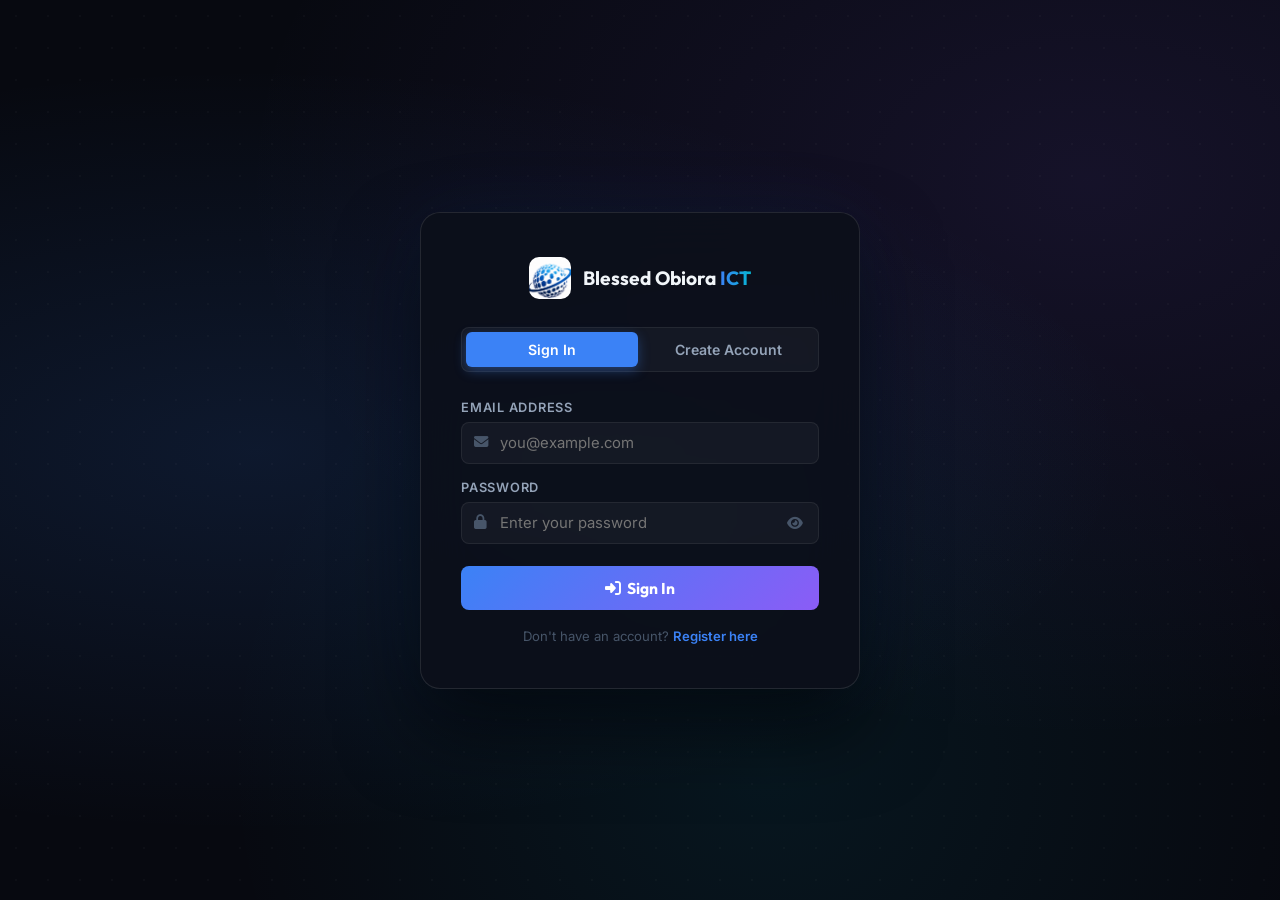
<file: portal.html>
<!DOCTYPE html>
<html lang="en">
<head>
    <meta charset="UTF-8">
    <meta name="viewport" content="width=device-width, initial-scale=1.0">
    <title>My Account — Blessed Obiora ICT Limited</title>
    <meta name="description" content="Access your Blessed Obiora ICT wallet, fund your account, and pay for services instantly.">
    <meta name="robots" content="noindex, nofollow">

    <!-- Fonts & Icons -->
    <link rel="preconnect" href="https://fonts.googleapis.com">
    <link rel="preconnect" href="https://fonts.gstatic.com" crossorigin>
    <link href="https://fonts.googleapis.com/css2?family=Inter:wght@300;400;500;600;700&family=Outfit:wght@400;500;600;700;800&display=swap" rel="stylesheet">
    <link rel="stylesheet" href="https://cdnjs.cloudflare.com/ajax/libs/font-awesome/6.5.2/css/all.min.css">

    <!-- Paystack Inline JS -->
    <script src="https://js.paystack.co/v1/inline.js"></script>

    <!-- Portal Stylesheet -->
    <link rel="stylesheet" href="./portal.css">
</head>
<body>

<!-- =====================================================================
     AUTH PAGE
     ===================================================================== -->
<div id="auth-page" class="hidden">
    <div class="auth-card">

        <div class="auth-logo">
            <img src="./logo.png" alt="Blessed Obiora ICT">
            <span class="auth-logo-text">Blessed Obiora <em>ICT</em></span>
        </div>

        <!-- Tabs -->
        <div class="auth-tabs">
            <div class="auth-tab active" data-tab="login">Sign In</div>
            <div class="auth-tab" data-tab="register">Create Account</div>
        </div>

        <!-- LOGIN FORM -->
        <form class="auth-form active" id="login-form" novalidate>
            <div id="login-error" class="auth-error"></div>

            <div class="auth-field">
                <label for="login-email">Email Address</label>
                <div class="auth-field-wrap">
                    <i class="fa-solid fa-envelope f-icon"></i>
                    <input type="email" id="login-email" placeholder="you@example.com" autocomplete="email" required>
                </div>
            </div>

            <div class="auth-field">
                <label for="login-pw">Password</label>
                <div class="auth-field-wrap">
                    <i class="fa-solid fa-lock f-icon"></i>
                    <input type="password" id="login-pw" placeholder="Enter your password" autocomplete="current-password" required>
                    <button type="button" class="auth-toggle-pw" aria-label="Toggle password">
                        <i class="fa-solid fa-eye"></i>
                    </button>
                </div>
            </div>

            <button type="submit" id="login-btn" class="auth-submit">
                <span class="s-text"><i class="fa-solid fa-right-to-bracket"></i>&nbsp; Sign In</span>
                <span class="s-spinner"></span>
            </button>
        </form>

        <!-- REGISTER FORM -->
        <form class="auth-form" id="register-form" novalidate>
            <div id="reg-error" class="auth-error"></div>

            <div class="auth-field">
                <label for="reg-name">Full Name</label>
                <div class="auth-field-wrap">
                    <i class="fa-solid fa-user f-icon"></i>
                    <input type="text" id="reg-name" placeholder="John Doe" autocomplete="name" required>
                </div>
            </div>

            <div class="auth-field">
                <label for="reg-email">Email Address</label>
                <div class="auth-field-wrap">
                    <i class="fa-solid fa-envelope f-icon"></i>
                    <input type="email" id="reg-email" placeholder="you@example.com" autocomplete="email" required>
                </div>
            </div>

            <div class="auth-field">
                <label for="reg-phone">Phone Number</label>
                <div class="auth-field-wrap">
                    <i class="fa-solid fa-phone f-icon"></i>
                    <input type="tel" id="reg-phone" placeholder="08012345678" autocomplete="tel" required>
                </div>
            </div>

            <div class="auth-field">
                <label for="reg-pw">Password</label>
                <div class="auth-field-wrap">
                    <i class="fa-solid fa-lock f-icon"></i>
                    <input type="password" id="reg-pw" placeholder="Min. 6 characters" autocomplete="new-password" required>
                    <button type="button" class="auth-toggle-pw" aria-label="Toggle password">
                        <i class="fa-solid fa-eye"></i>
                    </button>
                </div>
            </div>

            <div class="auth-field">
                <label for="reg-pw2">Confirm Password</label>
                <div class="auth-field-wrap">
                    <i class="fa-solid fa-lock f-icon"></i>
                    <input type="password" id="reg-pw2" placeholder="Repeat your password" autocomplete="new-password" required>
                    <button type="button" class="auth-toggle-pw" aria-label="Toggle password">
                        <i class="fa-solid fa-eye"></i>
                    </button>
                </div>
            </div>

            <button type="submit" id="reg-btn" class="auth-submit">
                <span class="s-text"><i class="fa-solid fa-user-plus"></i>&nbsp; Create Account</span>
                <span class="s-spinner"></span>
            </button>
        </form>

        <!-- Switch hints -->
        <p class="auth-note" id="login-note">Don't have an account? <span id="go-register">Register here</span></p>
        <p class="auth-note hidden" id="register-note">Already have an account? <span id="go-login">Sign in</span></p>

    </div>
</div><!-- /#auth-page -->


<!-- =====================================================================
     USER PORTAL DASHBOARD
     ===================================================================== -->
<div id="portal" class="hidden">

    <div class="p-sidebar-overlay"></div>

    <!-- ===== SIDEBAR ===== -->
    <aside class="p-sidebar">

        <!-- Brand -->
        <div class="p-sidebar-brand">
            <img src="./logo.png" alt="Blessed Obiora ICT">
            <div class="p-brand-name">Blessed Obiora <em>ICT</em></div>
        </div>

        <!-- User info -->
        <div class="p-user-block">
            <div class="p-avatar-lg p-user-avatar-init">U</div>
            <div class="p-user-name p-user-name-display">User</div>
            <div class="p-user-email p-user-email-display">user@example.com</div>
        </div>

        <!-- Mini wallet balance -->
        <div class="p-sidebar-wallet">
            <div>
                <div class="p-wallet-label">Wallet Balance</div>
                <div class="p-wallet-mini-balance">₦0.00</div>
            </div>
            <i class="fa-solid fa-wallet" style="color:var(--p-green); font-size:1.2rem;"></i>
        </div>

        <!-- Navigation -->
        <nav class="p-nav">
            <div class="p-nav-label">Menu</div>
            <a class="p-nav-link active" data-section="overview">
                <i class="fa-solid fa-gauge-high"></i> Overview
            </a>
            <a class="p-nav-link" data-section="services">
                <i class="fa-solid fa-layer-group"></i> Services
            </a>
            <a class="p-nav-link" data-section="transactions">
                <i class="fa-solid fa-receipt"></i> Transactions
            </a>

            <div class="p-nav-label" style="margin-top:8px;">Quick Actions</div>
            <a class="p-nav-link open-fund-wallet">
                <i class="fa-solid fa-plus-circle"></i> Fund Wallet
            </a>
            <a class="p-nav-link" href="./index.html">
                <i class="fa-solid fa-globe"></i> Main Website
            </a>
        </nav>

        <div class="p-sidebar-footer">
            <button class="p-logout-btn do-logout">
                <i class="fa-solid fa-right-from-bracket"></i> Logout
            </button>
        </div>
    </aside>

    <!-- ===== MAIN CONTENT ===== -->
    <main class="p-main">

        <!-- Header bar -->
        <header class="p-header">
            <div class="p-header-left">
                <button class="p-hamburger" style="display:none" aria-label="Menu">
                    <i class="fa-solid fa-bars"></i>
                </button>
                <div>
                    <div class="p-page-title" id="p-page-title">Overview</div>
                    <div class="p-page-sub" id="p-page-sub">Your wallet &amp; activity summary</div>
                </div>
            </div>
            <div class="p-header-right">
                <div class="p-header-name p-user-name-display" style="font-size:0.88rem; font-weight:600;"></div>
                <div class="p-header-avatar p-user-avatar-init">U</div>
            </div>
        </header>

        <!-- Page body -->
        <div class="p-body">

            <!-- ============ OVERVIEW SECTION ============ -->
            <div class="p-section active" data-section="overview">

                <!-- Wallet Hero Card -->
                <div class="wallet-hero">
                    <div class="wallet-hero-top">
                        <div>
                            <div class="wallet-hero-label">
                                <i class="fa-solid fa-wallet" style="margin-right:6px;opacity:0.7;"></i>
                                Wallet Balance
                            </div>
                            <div class="wallet-balance-amount p-balance-display">
                                <span class="currency">₦</span>0.00
                            </div>
                        </div>
                        <button class="wallet-fund-btn open-fund-wallet">
                            <i class="fa-solid fa-plus"></i> Fund Wallet
                        </button>
                    </div>
                    <div class="wallet-hero-bottom">
                        <div class="wallet-stat">
                            <div class="wallet-stat-val" id="hero-funded">₦0.00</div>
                            <div class="wallet-stat-lbl">Total Funded</div>
                        </div>
                        <div class="wallet-divider"></div>
                        <div class="wallet-stat">
                            <div class="wallet-stat-val" id="hero-spent">₦0.00</div>
                            <div class="wallet-stat-lbl">Total Spent</div>
                        </div>
                    </div>
                </div>

                <!-- Stats row -->
                <div class="stats-row">
                    <div class="stat-card">
                        <div class="stat-card-icon green"><i class="fa-solid fa-arrow-trend-up"></i></div>
                        <div>
                            <div class="stat-card-val" id="stat-funded">₦0.00</div>
                            <div class="stat-card-lbl">Total Funded</div>
                        </div>
                    </div>
                    <div class="stat-card">
                        <div class="stat-card-icon red"><i class="fa-solid fa-arrow-trend-down"></i></div>
                        <div>
                            <div class="stat-card-val" id="stat-spent">₦0.00</div>
                            <div class="stat-card-lbl">Total Spent</div>
                        </div>
                    </div>
                    <div class="stat-card">
                        <div class="stat-card-icon gold"><i class="fa-solid fa-box-archive"></i></div>
                        <div>
                            <div class="stat-card-val" id="stat-orders">0</div>
                            <div class="stat-card-lbl">Service Orders</div>
                        </div>
                    </div>
                </div>

                <!-- Recent transactions on overview -->
                <div class="p-txn-head">
                    <div class="p-txn-title">
                        <i class="fa-solid fa-clock-rotate-left"></i> Recent Transactions
                    </div>
                    <a class="p-nav-link" data-section="transactions"
                       onclick="navigateTo('transactions')"
                       style="font-size:0.82rem; color:var(--p-primary); cursor:pointer; padding:4px 8px;">
                        View All →
                    </a>
                </div>
                <div id="txn-container"></div>
            </div>

            <!-- ============ SERVICES SECTION ============ -->
            <div class="p-section" data-section="services">
                <div class="p-txn-head" style="margin-bottom:20px;">
                    <div class="p-txn-title">
                        <i class="fa-solid fa-layer-group"></i> Available Services
                    </div>
                    <span style="font-size:0.82rem; color:var(--p-muted);">8 services · Pay instantly from wallet</span>
                </div>
                <div class="p-services-grid" id="services-grid"></div>
            </div>

            <!-- ============ TRANSACTIONS SECTION ============ -->
            <div class="p-section" data-section="transactions">
                <div class="p-txn-head">
                    <div class="p-txn-title">
                        <i class="fa-solid fa-receipt"></i> Transaction History
                    </div>
                </div>
                <div id="txn-container-full"></div>
            </div>

        </div><!-- /.p-body -->
    </main>
</div><!-- /#portal -->


<!-- =====================================================================
     FUND WALLET MODAL
     ===================================================================== -->
<div class="p-modal-overlay" id="fund-modal">
    <div class="p-modal">
        <div class="p-modal-head">
            <div class="p-modal-title">
                <i class="fa-solid fa-wallet" style="color:var(--p-primary);"></i>
                Fund Your Wallet
            </div>
            <button class="p-modal-close" id="fund-modal-close"><i class="fa-solid fa-xmark"></i></button>
        </div>

        <label class="fw-amount-label" for="fw-amount">Select or Enter Amount (₦)</label>
        <div class="fw-presets">
            <button class="fw-preset" data-amount="500">₦500</button>
            <button class="fw-preset" data-amount="1000">₦1,000</button>
            <button class="fw-preset" data-amount="2000">₦2,000</button>
            <button class="fw-preset" data-amount="5000">₦5,000</button>
            <button class="fw-preset" data-amount="10000">₦10,000</button>
            <button class="fw-preset" data-amount="20000">₦20,000</button>
        </div>

        <div class="fw-input-wrap">
            <span class="fw-currency">₦</span>
            <input type="number" id="fw-amount" class="fw-input" placeholder="0" min="500" step="100">
        </div>
        <p class="fw-hint"><i class="fa-solid fa-circle-info" style="margin-right:4px;"></i>Minimum top-up: ₦500 · Payments secured by Paystack</p>

        <button id="fw-pay-btn" class="fw-paystack-btn">
            <span class="s-text">
                <i class="fa-solid fa-lock"></i> Proceed to Pay via Paystack
            </span>
            <span class="s-spinner"></span>
        </button>
    </div>
</div>


<!-- =====================================================================
     CONFIRM PAYMENT MODAL
     ===================================================================== -->
<div class="p-modal-overlay" id="confirm-modal">
    <div class="p-modal">
        <div class="p-modal-head">
            <div class="p-modal-title">
                <i class="fa-solid fa-circle-check" style="color:var(--p-green);"></i>
                Confirm Payment
            </div>
            <button class="p-modal-close" id="cp-modal-close"><i class="fa-solid fa-xmark"></i></button>
        </div>

        <div class="cp-svc-info">
            <div class="cp-icon" id="cp-icon"></div>
            <div class="cp-svc-name" id="cp-svc-name">Service Name</div>
            <div class="cp-price" id="cp-price">₦0.00</div>
        </div>

        <div class="cp-breakdown">
            <div class="cp-row">
                <span class="cp-row-label">Your Wallet Balance</span>
                <span class="cp-row-val" id="cp-balance">₦0.00</span>
            </div>
            <div class="cp-row">
                <span class="cp-row-label">Service Fee</span>
                <span class="cp-row-val" id="cp-price-row">₦0.00</span>
            </div>
            <div class="cp-row">
                <span class="cp-row-label">Balance After Payment</span>
                <span class="cp-row-val after" id="cp-after">₦0.00</span>
            </div>
        </div>

        <div class="cp-insufficient-msg" id="cp-insufficient">
            <i class="fa-solid fa-triangle-exclamation"></i>
            Insufficient wallet balance. Please fund your wallet first.
        </div>

        <div class="p-modal-actions">
            <button class="p-modal-cancel" id="cp-cancel-btn">Cancel</button>
            <button class="p-modal-confirm" id="cp-confirm-btn">
                <i class="fa-solid fa-wallet"></i> Pay Now
            </button>
            <button class="fund-instead hidden" id="cp-fund-btn">
                <i class="fa-solid fa-plus"></i> Fund Wallet
            </button>
        </div>
    </div>
</div>


<!-- Toast container -->
<div id="p-toasts"></div>

<!-- Portal Script -->
<script src="./portal.js"></script>
</body>
</html>
</file>
<file: style.css>
/* ==========================================================================
   Blessed Obiora ICT Limited - Core Design System & Styling
   ========================================================================== */

/* Design Tokens & Theme Variables */
:root {
    --font-heading: 'Outfit', sans-serif;
    --font-body: 'Inter', sans-serif;

    /* Dark Mode Palette */
    --color-bg-deep: #06070a;
    --color-bg-base: #0b0c13;
    --color-bg-card: rgba(18, 20, 32, 0.7);
    --color-bg-card-hover: rgba(26, 29, 46, 0.85);
    
    --color-primary: #3b82f6;          /* Neon Tech Blue */
    --color-primary-glow: rgba(59, 130, 246, 0.35);
    --color-secondary: #8b5cf6;        /* Cyber Violet */
    --color-secondary-glow: rgba(139, 92, 246, 0.3);
    --color-accent: #06b6d4;           /* Electric Cyan */
    --color-accent-glow: rgba(6, 182, 212, 0.3);
    
    --color-text-primary: #f8fafc;
    --color-text-secondary: #94a3b8;
    --color-text-muted: #64748b;
    
    --border-color: rgba(255, 255, 255, 0.08);
    --border-color-hover: rgba(255, 255, 255, 0.18);
    --border-gradient: linear-gradient(135deg, var(--color-primary), var(--color-secondary));
    
    /* Layout Tokens */
    --max-width: 1280px;
    --header-height: 80px;
    --border-radius-sm: 8px;
    --border-radius-md: 16px;
    --border-radius-lg: 24px;
    --transition-fast: 0.2s cubic-bezier(0.4, 0, 0.2, 1);
    --transition-smooth: 0.4s cubic-bezier(0.4, 0, 0.2, 1);
    --transition-slow: 0.6s cubic-bezier(0.4, 0, 0.2, 1);
}

/* Global Reset & Base Styles */
* {
    margin: 0;
    padding: 0;
    box-sizing: border-box;
    scroll-behavior: smooth;
}

body {
    background-color: var(--color-bg-deep);
    color: var(--color-text-primary);
    font-family: var(--font-body);
    line-height: 1.6;
    overflow-x: hidden;
    position: relative;
    -webkit-font-smoothing: antialiased;
}

h1, h2, h3, h4, h5, h6 {
    font-family: var(--font-heading);
    font-weight: 700;
    letter-spacing: -0.02em;
    line-height: 1.25;
}

a {
    color: inherit;
    text-decoration: none;
    transition: var(--transition-fast);
}

button {
    font-family: inherit;
    background: none;
    border: none;
    cursor: pointer;
    outline: none;
}

ul {
    list-style: none;
}

/* Scrollbar customization */
::-webkit-scrollbar {
    width: 10px;
}
::-webkit-scrollbar-track {
    background: var(--color-bg-deep);
}
::-webkit-scrollbar-thumb {
    background: rgba(255, 255, 255, 0.1);
    border-radius: var(--border-radius-sm);
    border: 2px solid var(--color-bg-deep);
}
::-webkit-scrollbar-thumb:hover {
    background: var(--color-primary);
}

/* Ambient Background Glow Elements */
.glow-bg {
    position: absolute;
    border-radius: 50%;
    filter: blur(140px);
    pointer-events: none;
    z-index: -1;
    opacity: 0.25;
    mix-blend-mode: screen;
}
.glow-1 {
    width: 600px;
    height: 600px;
    background: radial-gradient(circle, var(--color-primary-glow) 0%, transparent 70%);
    top: -100px;
    left: -100px;
}
.glow-2 {
    width: 500px;
    height: 500px;
    background: radial-gradient(circle, var(--color-secondary-glow) 0%, transparent 70%);
    top: 35%;
    right: -100px;
}
.glow-3 {
    width: 600px;
    height: 600px;
    background: radial-gradient(circle, var(--color-accent-glow) 0%, transparent 70%);
    bottom: 50px;
    left: 20%;
}

/* Layout Utilities */
.container {
    width: 90%;
    max-width: var(--max-width);
    margin: 0 auto;
}

.section-padding {
    padding: 100px 0;
}

/* Glassmorphism Styles */
.glass-card {
    background: var(--color-bg-card);
    backdrop-filter: blur(16px);
    -webkit-backdrop-filter: blur(16px);
    border: 1px solid var(--border-color);
    border-radius: var(--border-radius-md);
    transition: var(--transition-smooth);
}

/* Buttons */
.btn {
    display: inline-flex;
    align-items: center;
    justify-content: center;
    gap: 10px;
    padding: 12px 28px;
    font-size: 0.95rem;
    font-weight: 600;
    border-radius: var(--border-radius-sm);
    transition: var(--transition-smooth);
    position: relative;
    overflow: hidden;
}

.btn-primary {
    background: linear-gradient(135deg, var(--color-primary), var(--color-secondary));
    color: #fff;
    border: none;
    box-shadow: 0 4px 15px rgba(59, 130, 246, 0.2);
}
.btn-primary:hover {
    transform: translateY(-2px);
    box-shadow: 0 6px 20px rgba(59, 130, 246, 0.4);
    filter: brightness(1.1);
}

.btn-secondary {
    background: rgba(255, 255, 255, 0.05);
    color: var(--color-text-primary);
    border: 1px solid var(--border-color);
}
.btn-secondary:hover {
    background: rgba(255, 255, 255, 0.1);
    border-color: var(--border-color-hover);
    transform: translateY(-2px);
}

.btn-glow::after {
    content: '';
    position: absolute;
    top: -50%;
    left: -50%;
    width: 200%;
    height: 200%;
    background: radial-gradient(circle, rgba(255,255,255,0.15) 0%, transparent 60%);
    opacity: 0;
    transition: var(--transition-smooth);
    transform: scale(0.5);
    pointer-events: none;
}
.btn-glow:hover::after {
    opacity: 1;
    transform: scale(1);
}

.btn-lg {
    padding: 16px 36px;
    font-size: 1.05rem;
}

.btn-block {
    width: 100%;
}

/* Text Gradients */
.gradient-text {
    background: linear-gradient(135deg, #3b82f6 0%, #a855f7 50%, #06b6d4 100%);
    -webkit-background-clip: text;
    -webkit-text-fill-color: transparent;
    background-clip: text;
}
.accent-text {
    color: var(--color-primary);
}

/* Badges */
.badge {
    display: inline-block;
    padding: 6px 16px;
    font-size: 0.8rem;
    font-weight: 600;
    text-transform: uppercase;
    letter-spacing: 0.1em;
    color: var(--color-primary);
    background: rgba(59, 130, 246, 0.1);
    border: 1px solid rgba(59, 130, 246, 0.2);
    border-radius: 50px;
    margin-bottom: 20px;
}

/* Section Header styling */
.section-header {
    text-align: center;
    max-width: 680px;
    margin: 0 auto 60px;
}
.section-subtitle {
    font-size: 0.85rem;
    font-weight: 600;
    text-transform: uppercase;
    letter-spacing: 0.15em;
    color: var(--color-primary);
    display: block;
    margin-bottom: 12px;
}
.section-title {
    font-size: 2.5rem;
    margin-bottom: 20px;
}
.section-description {
    color: var(--color-text-secondary);
    font-size: 1.1rem;
}

/* Header & Navigation */
.navbar-header {
    position: fixed;
    top: 0;
    left: 0;
    width: 100%;
    height: var(--header-height);
    display: flex;
    align-items: center;
    z-index: 1000;
    transition: var(--transition-smooth);
    border-bottom: 1px solid transparent;
}
.navbar-header.sticky {
    background: rgba(6, 7, 10, 0.85);
    backdrop-filter: blur(16px);
    border-bottom: 1px solid var(--border-color);
    height: 70px;
}

.nav-container {
    width: 90%;
    max-width: var(--max-width);
    margin: 0 auto;
    display: flex;
    align-items: center;
    justify-content: space-between;
}

.logo {
    display: flex;
    align-items: center;
    gap: 10px;
    font-family: var(--font-heading);
    font-weight: 800;
    font-size: 1.4rem;
}
.logo-icon {
    font-size: 1.6rem;
    background: linear-gradient(135deg, var(--color-primary), var(--color-accent));
    -webkit-background-clip: text;
    -webkit-text-fill-color: transparent;
    animation: rotateIcon 12s linear infinite;
}
.logo-img {
    height: 36px;
    width: auto;
    object-fit: contain;
    transition: var(--transition-smooth);
}
.logo:hover .logo-img {
    transform: scale(1.05) rotate(5deg);
}
@keyframes rotateIcon {
    from { transform: rotate(0deg); }
    to { transform: rotate(360deg); }
}

.nav-menu {
    display: flex;
    align-items: center;
    gap: 32px;
}
.nav-link {
    font-size: 0.95rem;
    font-weight: 500;
    color: var(--color-text-secondary);
    position: relative;
    padding: 6px 0;
}
.nav-link:hover, .nav-link.active {
    color: var(--color-text-primary);
}
.nav-link::after {
    content: '';
    position: absolute;
    bottom: 0;
    left: 0;
    width: 0;
    height: 2px;
    background: linear-gradient(90deg, var(--color-primary), var(--color-accent));
    transition: var(--transition-smooth);
}
.nav-link:hover::after, .nav-link.active::after {
    width: 100%;
}

.nav-actions {
    display: flex;
    align-items: center;
    gap: 16px;
}

/* Hamburger toggle menu */
.hamburger-btn {
    display: none;
    flex-direction: column;
    justify-content: space-between;
    width: 24px;
    height: 18px;
    z-index: 1002;
}
.hamburger-btn .bar {
    width: 100%;
    height: 2px;
    background: var(--color-text-primary);
    border-radius: 2px;
    transition: var(--transition-smooth);
}

/* Mobile Nav Overlay */
.mobile-nav-overlay {
    position: fixed;
    top: 0;
    left: 0;
    width: 100vw;
    height: 100vh;
    background: rgba(6, 7, 10, 0.98);
    backdrop-filter: blur(20px);
    z-index: 999;
    display: flex;
    align-items: center;
    justify-content: center;
    transform: translateY(-100%);
    transition: var(--transition-slow);
    opacity: 0;
}
.mobile-nav-overlay.active {
    transform: translateY(0);
    opacity: 1;
}
.mobile-nav-links {
    display: flex;
    flex-direction: column;
    align-items: center;
    gap: 24px;
}
.mobile-link {
    font-family: var(--font-heading);
    font-size: 1.8rem;
    font-weight: 700;
    color: var(--color-text-secondary);
}
.mobile-link:hover {
    color: var(--color-primary);
}
.mobile-cta {
    margin-top: 20px;
}

/* Hamburger toggle active animations */
.hamburger-btn.active .bar:nth-child(1) {
    transform: translateY(8px) rotate(45deg);
}
.hamburger-btn.active .bar:nth-child(2) {
    opacity: 0;
}
.hamburger-btn.active .bar:nth-child(3) {
    transform: translateY(-8px) rotate(-45deg);
}

/* ==========================================================================
   Hero Section
   ========================================================================== */
.hero-section {
    min-height: 100vh;
    padding-top: 150px;
    position: relative;
    display: flex;
    flex-direction: column;
    justify-content: space-between;
}
.hero-container {
    display: grid;
    grid-template-columns: 1.1fr 0.9fr;
    align-items: center;
    gap: 40px;
    flex-grow: 1;
}
.hero-title {
    font-size: 3.5rem;
    font-weight: 800;
    line-height: 1.15;
    margin-bottom: 20px;
}
.hero-description {
    font-size: 1.2rem;
    color: var(--color-text-secondary);
    margin-bottom: 40px;
    max-width: 580px;
}
.hero-buttons {
    display: flex;
    gap: 16px;
    flex-wrap: wrap;
}

/* Hero Visual Graphic (glowing tech shapes) */
.hero-visual {
    display: flex;
    justify-content: center;
    align-items: center;
    position: relative;
}
.visual-container {
    position: relative;
    width: 400px;
    height: 400px;
    display: flex;
    justify-content: center;
    align-items: center;
}
.visual-circle {
    position: absolute;
    border-radius: 50%;
    border: 1px dashed rgba(255, 255, 255, 0.08);
}
.visual-circle.outer {
    width: 380px;
    height: 380px;
    animation: spinDashed 40s linear infinite;
}
.visual-circle.middle {
    width: 280px;
    height: 280px;
    border-style: solid;
    border-color: rgba(59, 130, 246, 0.1);
    animation: spinDashedReverse 25s linear infinite;
}
.visual-circle.inner {
    width: 180px;
    height: 180px;
    border: 1px solid rgba(139, 92, 246, 0.15);
    background: radial-gradient(circle, rgba(13, 15, 27, 0.6) 0%, transparent 100%);
}

@keyframes spinDashed {
    from { transform: rotate(0deg); }
    to { transform: rotate(360deg); }
}
@keyframes spinDashedReverse {
    from { transform: rotate(360deg); }
    to { transform: rotate(0deg); }
}

/* Tech float cards inside Hero */
.tech-card {
    position: absolute;
    display: flex;
    align-items: center;
    gap: 12px;
    background: rgba(18, 20, 32, 0.8);
    backdrop-filter: blur(12px);
    border: 1px solid rgba(255, 255, 255, 0.08);
    padding: 12px 20px;
    border-radius: var(--border-radius-sm);
    box-shadow: 0 10px 30px rgba(0,0,0,0.5);
    transition: var(--transition-smooth);
}
.tech-card:hover {
    border-color: var(--color-primary);
    transform: translateY(-5px);
}
.tech-card .card-icon {
    font-size: 1.4rem;
    color: var(--color-primary);
    background: rgba(59, 130, 246, 0.1);
    width: 40px;
    height: 40px;
    border-radius: var(--border-radius-sm);
    display: flex;
    align-items: center;
    justify-content: center;
}
.tech-card .card-details .title {
    display: block;
    font-size: 0.9rem;
    font-weight: 700;
}
.tech-card .card-details .subtitle {
    display: block;
    font-size: 0.75rem;
    color: var(--color-text-secondary);
}

.tech-card.c1 {
    top: 15%;
    left: -20px;
    animation: float1 6s ease-in-out infinite;
}
.tech-card.c2 {
    bottom: 15%;
    right: -20px;
    border-color: rgba(139, 92, 246, 0.3);
    animation: float2 7s ease-in-out infinite;
}
.tech-card.c2 .card-icon {
    color: var(--color-secondary);
    background: rgba(139, 92, 246, 0.1);
}
.tech-card.c3 {
    top: 50%;
    left: 60%;
    transform: translate(-50%, -50%);
    border-color: rgba(6, 182, 212, 0.3);
    animation: float3 8s ease-in-out infinite;
}
.tech-card.c3 .card-icon {
    color: var(--color-accent);
    background: rgba(6, 182, 212, 0.1);
}

@keyframes float1 {
    0%, 100% { transform: translateY(0) rotate(0deg); }
    50% { transform: translateY(-12px) rotate(1deg); }
}
@keyframes float2 {
    0%, 100% { transform: translateY(0); }
    50% { transform: translateY(-15px) rotate(-1deg); }
}
@keyframes float3 {
    0%, 100% { transform: translate(-50%, -50%) translateY(0); }
    50% { transform: translate(-50%, -50%) translateY(-10px); }
}

/* Banner section of Hero */
.hero-banner {
    background: rgba(11, 12, 19, 0.4);
    border-top: 1px solid var(--border-color);
    padding: 30px 0;
    margin-top: 80px;
}
.banner-grid {
    display: grid;
    grid-template-columns: repeat(3, 1fr);
    gap: 30px;
}
.banner-item {
    display: flex;
    align-items: center;
    gap: 16px;
}
.banner-icon {
    font-size: 1.6rem;
    color: var(--color-primary);
    background: rgba(59, 130, 246, 0.15);
    width: 48px;
    height: 48px;
    border-radius: var(--border-radius-sm);
    display: flex;
    align-items: center;
    justify-content: center;
}
.banner-text h4 {
    font-size: 1rem;
    margin-bottom: 2px;
}
.banner-text p {
    font-size: 0.8rem;
    color: var(--color-text-secondary);
}

/* ==========================================================================
   Services Section
   ========================================================================== */
.services-grid {
    display: grid;
    grid-template-columns: repeat(auto-fit, minmax(350px, 1fr));
    gap: 30px;
}
.service-card {
    background: var(--color-bg-card);
    border: 1px solid var(--border-color);
    border-radius: var(--border-radius-md);
    padding: 40px;
    position: relative;
    overflow: hidden;
    transition: var(--transition-smooth);
}
.service-card::before {
    content: '';
    position: absolute;
    top: 0;
    left: 0;
    width: 100%;
    height: 100%;
    background: linear-gradient(135deg, rgba(59, 130, 246, 0.04), rgba(139, 92, 246, 0.04));
    opacity: 0;
    transition: var(--transition-smooth);
}
.service-card:hover {
    transform: translateY(-8px);
    border-color: rgba(59, 130, 246, 0.3);
    box-shadow: 0 20px 40px rgba(0,0,0,0.4), 0 0 30px rgba(59, 130, 246, 0.05);
}
.service-card:hover::before {
    opacity: 1;
}

/* Glowing Border Effect for Cards */
.card-glow {
    position: absolute;
    top: 0;
    left: 0;
    width: 100%;
    height: 100%;
    pointer-events: none;
}
.card-glow::after {
    content: '';
    position: absolute;
    top: 0;
    left: 0;
    width: 100%;
    height: 3px;
    background: linear-gradient(90deg, var(--color-primary), var(--color-accent));
    transform: scaleX(0);
    transform-origin: left;
    transition: var(--transition-smooth);
}
.service-card:hover .card-glow::after {
    transform: scaleX(1);
}

.service-image-container {
    width: 100%;
    height: 160px;
    border-radius: var(--border-radius-sm);
    overflow: hidden;
    margin-bottom: 24px;
    border: 1px solid var(--border-color);
    position: relative;
    background: #090a0f;
}
.service-image {
    width: 100%;
    height: 100%;
    object-fit: cover;
    transition: var(--transition-smooth);
}
.service-card:hover .service-image {
    transform: scale(1.06);
    filter: brightness(1.1);
}
.service-image-container.jamb-logo-bg,
.service-image-container.logo-card-bg {
    background: #ffffff;
}
.service-image.contain {
    object-fit: contain;
    padding: 16px;
}

/* Icon-only service image containers (BVN, TIN, CAC, Software Dev, Newspaper) */
.service-icon-large {
    width: 100%;
    height: 100%;
    display: flex;
    align-items: center;
    justify-content: center;
    font-size: 4.5rem;
    background: linear-gradient(135deg, rgba(59, 130, 246, 0.08), rgba(139, 92, 246, 0.08));
    color: var(--color-primary);
    transition: var(--transition-smooth);
}
.service-card:hover .service-icon-large {
    background: linear-gradient(135deg, rgba(59, 130, 246, 0.18), rgba(139, 92, 246, 0.15));
    color: var(--color-accent);
    font-size: 5rem;
}


.service-icon {
    font-size: 2rem;
    color: var(--color-primary);
    background: rgba(59, 130, 246, 0.1);
    width: 60px;
    height: 60px;
    border-radius: var(--border-radius-sm);
    display: flex;
    align-items: center;
    justify-content: center;
    margin-bottom: 24px;
    transition: var(--transition-smooth);
}
.service-card:hover .service-icon {
    background: var(--color-primary);
    color: #fff;
    transform: scale(1.1);
    box-shadow: 0 0 15px var(--color-primary-glow);
}

.service-title {
    font-size: 1.4rem;
    margin-bottom: 16px;
}
.service-desc {
    color: var(--color-text-secondary);
    font-size: 0.95rem;
    margin-bottom: 24px;
}

.service-features {
    display: flex;
    flex-direction: column;
    gap: 10px;
}
.service-features li {
    font-size: 0.85rem;
    display: flex;
    align-items: center;
    gap: 8px;
    color: var(--color-text-primary);
}
.service-features li i {
    color: var(--color-accent);
}

/* ==========================================================================
   Stats Section
   ========================================================================== */
.stats-section {
    background: linear-gradient(180deg, rgba(6,7,10,0.5) 0%, rgba(11,12,19,0.7) 100%);
    border-y: 1px solid var(--border-color);
    padding: 60px 0;
}
.stats-grid {
    display: grid;
    grid-template-columns: repeat(4, 1fr);
    text-align: center;
}
.stat-number {
    font-family: var(--font-heading);
    font-size: 3.5rem;
    font-weight: 800;
    color: var(--color-text-primary);
    background: linear-gradient(135deg, var(--color-primary), var(--color-accent));
    -webkit-background-clip: text;
    -webkit-text-fill-color: transparent;
}
.stat-suffix {
    font-size: 2.2rem;
    font-weight: 700;
    color: var(--color-primary);
    vertical-align: super;
}
.stat-label {
    display: block;
    color: var(--color-text-secondary);
    font-size: 0.95rem;
    text-transform: uppercase;
    letter-spacing: 0.05em;
    margin-top: 8px;
}

/* ==========================================================================
   About Section
   ========================================================================== */
.about-container {
    display: grid;
    grid-template-columns: 1fr 1fr;
    align-items: center;
    gap: 80px;
}
.about-desc {
    color: var(--color-text-secondary);
    margin-bottom: 24px;
    font-size: 1rem;
}
.about-metrics {
    display: flex;
    flex-direction: column;
    gap: 20px;
    margin-top: 30px;
}
.metric-item {
    display: flex;
    align-items: flex-start;
    gap: 16px;
}
.metric-item .icon {
    font-size: 1.3rem;
    color: var(--color-primary);
    background: rgba(59, 130, 246, 0.1);
    width: 44px;
    height: 44px;
    border-radius: 50%;
    display: flex;
    align-items: center;
    justify-content: center;
    flex-shrink: 0;
}
.metric-item h5 {
    font-size: 1.1rem;
    margin-bottom: 4px;
}
.metric-item p {
    font-size: 0.85rem;
    color: var(--color-text-secondary);
}

/* High-tech values matrix (glowing grids) */
.value-matrix {
    display: grid;
    grid-template-columns: 1fr 1fr;
    gap: 20px;
}
.matrix-cell {
    position: relative;
    padding: 30px 24px;
    background: var(--color-bg-card);
    border: 1px solid var(--border-color);
    border-radius: var(--border-radius-md);
    overflow: hidden;
    transition: var(--transition-smooth);
}
.matrix-cell::after {
    content: '';
    position: absolute;
    bottom: 0;
    right: 0;
    width: 40px;
    height: 40px;
    background: linear-gradient(135deg, transparent, rgba(59, 130, 246, 0.1));
    border-radius: 50% 0 0 0;
    transition: var(--transition-smooth);
}
.matrix-cell:hover {
    border-color: rgba(59, 130, 246, 0.3);
    transform: translateY(-5px);
}
.matrix-cell:hover::after {
    background: linear-gradient(135deg, transparent, rgba(59, 130, 246, 0.3));
    width: 60px;
    height: 60px;
}
.cell-icon {
    font-size: 1.8rem;
    color: var(--color-primary);
    display: block;
    margin-bottom: 16px;
}
.matrix-cell:nth-child(2) .cell-icon {
    color: var(--color-secondary);
}
.matrix-cell:nth-child(3) .cell-icon {
    color: var(--color-accent);
}
.matrix-cell:nth-child(4) .cell-icon {
    color: #10b981;
}

.matrix-cell h4 {
    font-size: 1.1rem;
    margin-bottom: 8px;
}
.matrix-cell p {
    font-size: 0.8rem;
    color: var(--color-text-secondary);
}

/* ==========================================================================
   Portfolio Section
   ========================================================================== */
.portfolio-filters {
    display: flex;
    justify-content: center;
    gap: 12px;
    margin-bottom: 50px;
    flex-wrap: wrap;
}
.filter-btn {
    padding: 10px 24px;
    font-size: 0.85rem;
    font-weight: 600;
    border-radius: 50px;
    color: var(--color-text-secondary);
    border: 1px solid var(--border-color);
    background: rgba(255, 255, 255, 0.02);
    transition: var(--transition-smooth);
}
.filter-btn:hover {
    color: var(--color-text-primary);
    border-color: var(--border-color-hover);
}
.filter-btn.active {
    background: linear-gradient(135deg, var(--color-primary), var(--color-secondary));
    color: #fff;
    border: none;
    box-shadow: 0 4px 15px rgba(59, 130, 246, 0.25);
}

.portfolio-grid {
    display: grid;
    grid-template-columns: repeat(auto-fill, minmax(360px, 1fr));
    gap: 30px;
}
.portfolio-item {
    background: var(--color-bg-card);
    border: 1px solid var(--border-color);
    border-radius: var(--border-radius-md);
    overflow: hidden;
    transition: var(--transition-smooth);
    display: flex;
    flex-direction: column;
}
.portfolio-item:hover {
    transform: translateY(-8px);
    border-color: rgba(139, 92, 246, 0.3);
    box-shadow: 0 20px 40px rgba(0,0,0,0.5);
}

/* Image placeholders with premium gradients */
.portfolio-image-placeholder {
    height: 200px;
    overflow: hidden;
    position: relative;
}
.visual-placeholder {
    width: 100%;
    height: 100%;
    display: flex;
    align-items: center;
    justify-content: center;
    font-size: 3.5rem;
    color: rgba(255, 255, 255, 0.85);
    transition: var(--transition-smooth);
}
.portfolio-item:hover .visual-placeholder {
    transform: scale(1.08);
}

/* Color gradients for placeholders */
.grad-blue-purple { background: linear-gradient(135deg, #1e3a8a, #581c87); }
.grad-purple-pink { background: linear-gradient(135deg, #4c1d95, #831843); }
.grad-emerald-teal { background: linear-gradient(135deg, #064e3b, #115e59); }
.grad-orange-red { background: linear-gradient(135deg, #7c2d12, #991b1b); }
.grad-indigo-cyan { background: linear-gradient(135deg, #312e81, #164e63); }
.grad-dark-cyan { background: linear-gradient(135deg, #111827, #0f766e); }

.portfolio-info {
    padding: 30px;
    flex-grow: 1;
    display: flex;
    flex-direction: column;
    justify-content: space-between;
}
.project-tag {
    font-size: 0.75rem;
    font-weight: 600;
    color: var(--color-accent);
    text-transform: uppercase;
    letter-spacing: 0.1em;
    display: block;
    margin-bottom: 10px;
}
.project-title {
    font-size: 1.3rem;
    margin-bottom: 12px;
}
.project-summary {
    color: var(--color-text-secondary);
    font-size: 0.85rem;
    margin-bottom: 24px;
}
.project-link {
    font-size: 0.85rem;
    font-weight: 600;
    color: var(--color-primary);
    display: flex;
    align-items: center;
    gap: 8px;
}
.project-link i {
    transition: var(--transition-fast);
}
.project-link:hover i {
    transform: translateX(5px);
}

/* Filter Hide/Show transitions */
.portfolio-item.hide {
    display: none;
}

/* ==========================================================================
   Testimonials Section
   ========================================================================== */
.testimonials-slider-wrapper {
    position: relative;
    max-width: 900px;
    margin: 0 auto;
    overflow: hidden;
}
.testimonials-track {
    display: flex;
    transition: transform 0.6s cubic-bezier(0.4, 0, 0.2, 1);
}
.testimonial-card {
    min-width: 100%;
    background: var(--color-bg-card);
    border: 1px solid var(--border-color);
    border-radius: var(--border-radius-md);
    padding: 50px;
    position: relative;
    box-sizing: border-box;
}
.quote-icon {
    position: absolute;
    top: 40px;
    right: 50px;
    font-size: 4rem;
    color: rgba(255, 255, 255, 0.02);
    pointer-events: none;
}
.stars {
    color: #fbbf24;
    display: flex;
    gap: 4px;
    margin-bottom: 24px;
}
.stars i {
    font-size: 0.95rem;
}
.testimonial-text {
    font-size: 1.25rem;
    line-height: 1.6;
    color: var(--color-text-primary);
    margin-bottom: 30px;
    font-weight: 400;
}
.client-details {
    display: flex;
    align-items: center;
    gap: 16px;
}
.client-avatar {
    width: 48px;
    height: 48px;
    background: linear-gradient(135deg, var(--color-primary), var(--color-secondary));
    color: #fff;
    border-radius: 50%;
    display: flex;
    align-items: center;
    justify-content: center;
    font-family: var(--font-heading);
    font-weight: 700;
    font-size: 0.95rem;
}
.client-name {
    font-size: 1rem;
    font-weight: 600;
}
.client-role {
    font-size: 0.8rem;
    color: var(--color-text-secondary);
}

.slider-dots {
    display: flex;
    justify-content: center;
    gap: 8px;
    margin-top: 30px;
}
.dot {
    width: 8px;
    height: 8px;
    background: rgba(255, 255, 255, 0.15);
    border-radius: 50%;
    cursor: pointer;
    transition: var(--transition-smooth);
}
.dot:hover {
    background: rgba(255, 255, 255, 0.4);
}
.dot.active {
    background: var(--color-primary);
    width: 24px;
    border-radius: 4px;
}

/* ==========================================================================
   Contact Section
   ========================================================================== */
.contact-container {
    display: grid;
    grid-template-columns: 0.9fr 1.1fr;
    gap: 80px;
    align-items: center;
}
.contact-intro {
    color: var(--color-text-secondary);
    margin-bottom: 40px;
    font-size: 1.05rem;
}
.contact-methods {
    display: flex;
    flex-direction: column;
    gap: 24px;
}
.method-card {
    display: flex;
    align-items: center;
    gap: 20px;
    padding: 20px;
    background: rgba(255,255,255, 0.02);
    border: 1px solid var(--border-color);
    border-radius: var(--border-radius-sm);
    transition: var(--transition-smooth);
}
.method-card:hover {
    border-color: rgba(59, 130, 246, 0.2);
    background: rgba(255,255,255,0.04);
}
.method-icon {
    font-size: 1.4rem;
    color: var(--color-primary);
    background: rgba(59, 130, 246, 0.15);
    width: 48px;
    height: 48px;
    border-radius: var(--border-radius-sm);
    display: flex;
    align-items: center;
    justify-content: center;
}
.method-details span {
    display: block;
    font-size: 0.8rem;
    color: var(--color-text-secondary);
    text-transform: uppercase;
    letter-spacing: 0.05em;
    margin-bottom: 2px;
}
.method-details strong {
    font-size: 1rem;
    color: var(--color-text-primary);
}

/* Form Styles */
.glass-form {
    background: var(--color-bg-card);
    backdrop-filter: blur(16px);
    -webkit-backdrop-filter: blur(16px);
    border: 1px solid var(--border-color);
    border-radius: var(--border-radius-md);
    padding: 50px;
    display: flex;
    flex-direction: column;
    gap: 24px;
    position: relative;
    overflow: hidden;
}
.form-row {
    display: grid;
    grid-template-columns: 1fr 1fr;
    gap: 24px;
}

.input-group {
    position: relative;
    width: 100%;
}
.input-group input, 
.input-group textarea, 
.input-group select {
    width: 100%;
    padding: 14px 16px;
    background: rgba(255, 255, 255, 0.03);
    border: 1px solid var(--border-color);
    border-radius: var(--border-radius-sm);
    outline: none;
    color: var(--color-text-primary);
    font-family: inherit;
    font-size: 0.95rem;
    transition: var(--transition-smooth);
}
.input-group select {
    appearance: none;
    background-image: url("data:image/svg+xml,%3Csvg xmlns='http://www.w3.org/2000/svg' viewBox='0 0 24 24' fill='none' stroke='%2394a3b8' stroke-width='2' stroke-linecap='round' stroke-linejoin='round'%3E%3Cpolyline points='6 9 12 15 18 9'%3E%3C/polyline%3E%3C/svg%3E");
    background-repeat: no-repeat;
    background-position: right 16px center;
    background-size: 16px;
}

.input-group label {
    position: absolute;
    left: 16px;
    top: 50%;
    transform: translateY(-50%);
    color: var(--color-text-secondary);
    pointer-events: none;
    transition: var(--transition-smooth);
    font-size: 0.95rem;
}

/* Floating labels effect */
.input-group input:focus ~ label,
.input-group input:not(:placeholder-shown) ~ label,
.input-group textarea:focus ~ label,
.input-group textarea:not(:placeholder-shown) ~ label,
.input-group select:focus ~ label,
.input-group select:valid ~ label {
    top: 0;
    left: 12px;
    font-size: 0.75rem;
    color: var(--color-primary);
    background: var(--color-bg-base);
    padding: 2px 8px;
    border-radius: 4px;
}

.input-group .select-label {
    top: 50%;
}
.input-group select:focus ~ .select-label,
.input-group select:valid ~ .select-label {
    top: 0;
}

/* Custom glowing focus lines */
.input-focus-line {
    position: absolute;
    bottom: 0;
    left: 50%;
    width: 0;
    height: 2px;
    background: linear-gradient(90deg, var(--color-primary), var(--color-accent));
    transition: var(--transition-smooth);
}
.input-group input:focus ~ .input-focus-line,
.input-group textarea:focus ~ .input-focus-line,
.input-group select:focus ~ .input-focus-line {
    width: 100%;
    left: 0;
}

.input-group input:focus, 
.input-group textarea:focus, 
.input-group select:focus {
    border-color: rgba(59, 130, 246, 0.4);
    box-shadow: 0 0 10px rgba(59, 130, 246, 0.1);
    background: rgba(255, 255, 255, 0.05);
}

/* Loader style inside submit */
.btn-loader {
    display: none;
}
.btn.loading .btn-text {
    display: none;
}
.btn.loading .btn-loader {
    display: inline-block;
    font-size: 1.2rem;
}

/* ==========================================================================
   Interactive Success Modal
   ========================================================================== */
.modal-overlay {
    position: fixed;
    top: 0;
    left: 0;
    width: 100vw;
    height: 100vh;
    background: rgba(6, 7, 10, 0.85);
    backdrop-filter: blur(8px);
    z-index: 10000;
    display: flex;
    align-items: center;
    justify-content: center;
    opacity: 0;
    pointer-events: none;
    transition: var(--transition-smooth);
}
.modal-overlay.active {
    opacity: 1;
    pointer-events: all;
}
.modal-card {
    background: var(--color-bg-card);
    border: 1px solid rgba(255, 255, 255, 0.15);
    border-radius: var(--border-radius-md);
    padding: 40px;
    max-width: 440px;
    text-align: center;
    box-shadow: 0 25px 50px rgba(0,0,0,0.6);
    transform: translateY(30px) scale(0.95);
    transition: var(--transition-smooth);
}
.modal-overlay.active .modal-card {
    transform: translateY(0) scale(1);
}
.modal-success-icon {
    font-size: 4rem;
    color: #10b981;
    margin-bottom: 20px;
    animation: pulseIcon 1.5s ease infinite;
}
@keyframes pulseIcon {
    0%, 100% { transform: scale(1); }
    50% { transform: scale(1.1); }
}
.modal-title {
    font-size: 1.6rem;
    margin-bottom: 12px;
}
.modal-desc {
    color: var(--color-text-secondary);
    font-size: 0.95rem;
    margin-bottom: 30px;
    line-height: 1.5;
}

/* ==========================================================================
   Footer
   ========================================================================== */
.footer {
    background: #030406;
    border-top: 1px solid var(--border-color);
    padding: 80px 0 0;
}
.footer-grid {
    display: grid;
    grid-template-columns: 1.5fr 1fr 1fr 1.5fr;
    gap: 40px;
    margin-bottom: 60px;
}
.footer-brand .logo {
    margin-bottom: 20px;
}
.footer-desc {
    color: var(--color-text-secondary);
    font-size: 0.9rem;
    margin-bottom: 24px;
    max-width: 300px;
}
.footer-socials {
    display: flex;
    gap: 12px;
}
.footer-socials a {
    width: 42px;
    height: 42px;
    border-radius: var(--border-radius-sm);
    border: 1px solid var(--border-color);
    display: flex;
    align-items: center;
    justify-content: center;
    color: var(--color-text-secondary);
    font-size: 1.2rem;
}
.footer-socials a:hover {
    transform: translateY(-2px);
}
.footer-socials a.linkedin {
    color: #0077b5;
    border-color: rgba(0, 119, 181, 0.35);
    background: rgba(0, 119, 181, 0.08);
}
.footer-socials a.linkedin:hover {
    color: #ffffff;
    border-color: #0077b5;
    background: #0077b5;
    box-shadow: 0 4px 12px rgba(0, 119, 181, 0.3);
}
.footer-socials a.twitter {
    color: #ffffff;
    border-color: rgba(255, 255, 255, 0.25);
    background: rgba(255, 255, 255, 0.08);
}
.footer-socials a.twitter:hover {
    color: #000000;
    border-color: #ffffff;
    background: #ffffff;
    box-shadow: 0 4px 12px rgba(255, 255, 255, 0.2);
}
.footer-socials a.github {
    color: #f0f6fc;
    border-color: rgba(240, 246, 252, 0.25);
    background: rgba(240, 246, 252, 0.08);
}
.footer-socials a.github:hover {
    color: #0d1117;
    border-color: #f0f6fc;
    background: #f0f6fc;
    box-shadow: 0 4px 12px rgba(240, 246, 252, 0.2);
}
.footer-socials a.facebook {
    color: #1877f2;
    border-color: rgba(24, 119, 242, 0.35);
    background: rgba(24, 119, 242, 0.08);
}
.footer-socials a.facebook:hover {
    color: #ffffff;
    border-color: #1877f2;
    background: #1877f2;
    box-shadow: 0 4px 12px rgba(24, 119, 242, 0.3);
}
.footer-socials a.whatsapp {
    color: #25d366;
    border-color: rgba(37, 211, 102, 0.35);
    background: rgba(37, 211, 102, 0.08);
}
.footer-socials a.whatsapp:hover {
    color: #ffffff;
    border-color: #25d366;
    background: #25d366;
    box-shadow: 0 4px 12px rgba(37, 211, 102, 0.3);
}

.footer-links h4, 
.footer-newsletter h4 {
    font-size: 1.05rem;
    margin-bottom: 24px;
}
.footer-links ul {
    display: flex;
    flex-direction: column;
    gap: 12px;
}
.footer-links a {
    font-size: 0.9rem;
    color: var(--color-text-secondary);
}
.footer-links a:hover {
    color: var(--color-primary);
    padding-left: 4px;
}

.footer-newsletter p {
    font-size: 0.9rem;
    color: var(--color-text-secondary);
    margin-bottom: 20px;
}
.newsletter-form {
    display: flex;
    border: 1px solid var(--border-color);
    border-radius: var(--border-radius-sm);
    overflow: hidden;
    background: rgba(255, 255, 255, 0.02);
}
.newsletter-form input {
    flex-grow: 1;
    padding: 12px 16px;
    background: transparent;
    border: none;
    outline: none;
    color: #fff;
    font-family: inherit;
    font-size: 0.9rem;
}
.newsletter-form button {
    padding: 12px 20px;
    background: var(--color-primary);
    color: #fff;
    transition: var(--transition-fast);
}
.newsletter-form button:hover {
    filter: brightness(1.1);
}

.footer-bottom {
    border-top: 1px solid var(--border-color);
    padding: 30px 0;
}
.footer-bottom-container {
    display: flex;
    justify-content: space-between;
    align-items: center;
    flex-wrap: wrap;
    gap: 20px;
    font-size: 0.85rem;
    color: var(--color-text-muted);
}
.footer-bottom-links {
    display: flex;
    gap: 24px;
}
.footer-bottom-links a:hover {
    color: var(--color-text-secondary);
}

/* ==========================================================================
   Scroll Reveal Animations
   ========================================================================== */
.reveal-item {
    opacity: 0;
    transform: translateY(30px);
    transition: opacity 0.8s cubic-bezier(0.4, 0, 0.2, 1), transform 0.8s cubic-bezier(0.4, 0, 0.2, 1);
}
.reveal-item.revealed {
    opacity: 1;
    transform: translateY(0);
}

/* Default Animation on Page Load */
.fade-in-up {
    opacity: 0;
    transform: translateY(20px);
    animation: fadeInUp 0.8s cubic-bezier(0.4, 0, 0.2, 1) forwards;
}
.hero-content .fade-in-up:nth-child(1) { animation-delay: 0.1s; }
.hero-content .fade-in-up:nth-child(2) { animation-delay: 0.2s; }
.hero-content .fade-in-up:nth-child(3) { animation-delay: 0.3s; }
.hero-content .fade-in-up:nth-child(4) { animation-delay: 0.4s; }
.hero-visual.fade-in-up { animation-delay: 0.3s; }

@keyframes fadeInUp {
    to {
        opacity: 1;
        transform: translateY(0);
    }
}

/* ==========================================================================
   Responsive Breakpoints
   ========================================================================== */
@media (max-width: 1024px) {
    .hero-container {
        grid-template-columns: 1fr;
        text-align: center;
        padding-bottom: 40px;
    }
    .hero-description {
        margin-left: auto;
        margin-right: auto;
    }
    .hero-buttons {
        justify-content: center;
    }
    .hero-visual {
        margin-top: 40px;
    }
    .about-container {
        grid-template-columns: 1fr;
        gap: 60px;
    }
    .contact-container {
        grid-template-columns: 1fr;
        gap: 60px;
    }
    .footer-grid {
        grid-template-columns: 1fr 1fr;
        gap: 40px;
    }
}

@media (max-width: 768px) {
    .nav-menu {
        display: none;
    }
    #cta-nav {
        display: none;
    }
    .hamburger-btn {
        display: flex;
    }
    .section-title {
        font-size: 2rem;
    }
    .hero-title {
        font-size: 2.5rem;
    }
    .banner-grid {
        grid-template-columns: 1fr;
        gap: 20px;
    }
    .stats-grid {
        grid-template-columns: 1fr 1fr;
        gap: 30px;
    }
    .testimonial-card {
        padding: 30px 20px;
    }
    .quote-icon {
        top: 20px;
        right: 20px;
        font-size: 3rem;
    }
    .testimonial-text {
        font-size: 1.05rem;
    }
    .glass-form {
        padding: 30px 20px;
    }
    .form-row {
        grid-template-columns: 1fr;
        gap: 24px;
    }
    .footer-grid {
        grid-template-columns: 1fr;
    }
}

/* ==========================================================================
   Map Section
   ========================================================================== */
.map-section {
    padding: 0 0 100px 0;
}
.map-container {
    padding: 10px;
    border-radius: var(--border-radius-md);
    overflow: hidden;
    height: 470px;
    border: 1px solid var(--border-color);
    background: var(--color-bg-card);
    backdrop-filter: blur(16px);
    -webkit-backdrop-filter: blur(16px);
}
.map-container iframe {
    border-radius: var(--border-radius-sm);
    filter: invert(90%) hue-rotate(180deg) grayscale(30%) contrast(90%);
}
</file>
<file: dashboard.css>
/* ==========================================================================
   Blessed Obiora ICT Limited — Admin Dashboard Stylesheet
   ========================================================================== */

/* ---- Design Tokens ---- */
:root {
    --db-font-heading: 'Outfit', sans-serif;
    --db-font-body:    'Inter', sans-serif;

    /* Sidebar */
    --db-sidebar-bg:    #0d1b2a;
    --db-sidebar-width: 270px;
    --db-sidebar-accent:#1a6cf6;

    /* Main content */
    --db-bg:          #0f1117;
    --db-bg-card:     #161b27;
    --db-bg-card2:    #1c2233;
    --db-border:      rgba(255,255,255,0.07);
    --db-border-h:    rgba(255,255,255,0.14);

    /* Brand colours */
    --db-primary:     #3b82f6;
    --db-primary-glow:rgba(59,130,246,0.35);
    --db-secondary:   #8b5cf6;
    --db-accent:      #06b6d4;
    --db-green:       #22c55e;
    --db-green-dark:  #16a34a;
    --db-yellow:      #fbbf24;
    --db-red:         #ef4444;

    /* Text */
    --db-text:        #f1f5f9;
    --db-text-muted:  #94a3b8;
    --db-text-dim:    #64748b;

    /* Misc */
    --db-radius:      12px;
    --db-radius-sm:   8px;
    --db-transition:  0.25s cubic-bezier(0.4,0,0.2,1);
    --db-header-h:    68px;
}

/* ---- Reset ---- */
*, *::before, *::after { margin:0; padding:0; box-sizing:border-box; }
html { font-size: 16px; scroll-behavior: smooth; }
body {
    font-family: var(--db-font-body);
    background: var(--db-bg);
    color: var(--db-text);
    min-height: 100vh;
    overflow-x: hidden;
}
a { text-decoration: none; color: inherit; }
button { cursor: pointer; border: none; background: none; font-family: inherit; }
ul { list-style: none; }
img { display: block; max-width: 100%; }


/* ==========================================================================
   LOGIN GATE OVERLAY
   ========================================================================== */
#login-gate {
    position: fixed;
    inset: 0;
    z-index: 9999;
    background: radial-gradient(ellipse at 30% 60%, rgba(59,130,246,0.12) 0%, transparent 60%),
                radial-gradient(ellipse at 80% 20%, rgba(139,92,246,0.1) 0%, transparent 55%),
                #06070a;
    display: flex;
    align-items: center;
    justify-content: center;
    padding: 20px;
}
#login-gate.hidden { display: none; }

.login-card {
    background: rgba(22,27,39,0.92);
    border: 1px solid rgba(255,255,255,0.1);
    border-radius: 20px;
    padding: 48px 44px;
    width: 100%;
    max-width: 420px;
    box-shadow: 0 32px 64px rgba(0,0,0,0.6), 0 0 60px rgba(59,130,246,0.06);
    backdrop-filter: blur(20px);
}
.login-logo {
    display: flex;
    align-items: center;
    gap: 12px;
    margin-bottom: 32px;
    justify-content: center;
}
.login-logo img { width: 44px; height: 44px; border-radius: 10px; object-fit: cover; }
.login-logo span {
    font-family: var(--db-font-heading);
    font-size: 1.3rem;
    font-weight: 700;
    color: var(--db-text);
}
.login-logo span em {
    font-style: normal;
    background: linear-gradient(90deg, var(--db-primary), var(--db-accent));
    -webkit-background-clip: text;
    -webkit-text-fill-color: transparent;
    background-clip: text;
}
.login-title {
    font-family: var(--db-font-heading);
    font-size: 1.5rem;
    font-weight: 700;
    margin-bottom: 6px;
    text-align: center;
}
.login-subtitle {
    font-size: 0.88rem;
    color: var(--db-text-muted);
    text-align: center;
    margin-bottom: 32px;
}
.login-field { margin-bottom: 18px; }
.login-field label {
    display: block;
    font-size: 0.82rem;
    font-weight: 600;
    color: var(--db-text-muted);
    text-transform: uppercase;
    letter-spacing: 0.06em;
    margin-bottom: 8px;
}
.field-wrap {
    position: relative;
    display: flex;
    align-items: center;
}
.field-wrap i.field-icon {
    position: absolute;
    left: 14px;
    color: var(--db-text-dim);
    font-size: 0.95rem;
    pointer-events: none;
}
.login-field input {
    width: 100%;
    padding: 12px 14px 12px 40px;
    background: rgba(255,255,255,0.05);
    border: 1px solid var(--db-border);
    border-radius: var(--db-radius-sm);
    color: var(--db-text);
    font-family: var(--db-font-body);
    font-size: 0.95rem;
    transition: var(--db-transition);
    outline: none;
}
.login-field input:focus {
    border-color: var(--db-primary);
    background: rgba(59,130,246,0.06);
    box-shadow: 0 0 0 3px rgba(59,130,246,0.15);
}
.toggle-pw {
    position: absolute;
    right: 12px;
    background: none;
    border: none;
    color: var(--db-text-dim);
    font-size: 0.9rem;
    cursor: pointer;
    padding: 4px;
    transition: var(--db-transition);
}
.toggle-pw:hover { color: var(--db-text); }

.login-error {
    display: none;
    background: rgba(239,68,68,0.1);
    border: 1px solid rgba(239,68,68,0.3);
    color: #fca5a5;
    font-size: 0.84rem;
    padding: 10px 14px;
    border-radius: var(--db-radius-sm);
    margin-bottom: 16px;
    text-align: center;
}
.login-error.visible { display: block; }

.login-btn {
    width: 100%;
    padding: 13px;
    background: linear-gradient(135deg, var(--db-primary), var(--db-secondary));
    color: #fff;
    font-family: var(--db-font-heading);
    font-size: 1rem;
    font-weight: 600;
    border-radius: var(--db-radius-sm);
    transition: var(--db-transition);
    position: relative;
    overflow: hidden;
    margin-top: 8px;
}
.login-btn:hover {
    transform: translateY(-1px);
    box-shadow: 0 8px 20px rgba(59,130,246,0.4);
}
.login-btn:active { transform: translateY(0); }
.login-btn.loading { opacity: 0.75; pointer-events: none; }
.login-btn .btn-spinner {
    display: none;
    width: 18px; height: 18px;
    border: 2px solid rgba(255,255,255,0.3);
    border-top-color: #fff;
    border-radius: 50%;
    animation: spin 0.7s linear infinite;
    margin: 0 auto;
}
.login-btn.loading .btn-text { display: none; }
.login-btn.loading .btn-spinner { display: block; }


/* ==========================================================================
   DASHBOARD LAYOUT
   ========================================================================== */
#dashboard {
    display: flex;
    min-height: 100vh;
}
#dashboard.hidden { display: none; }


/* ---- Sidebar ---- */
.db-sidebar {
    width: var(--db-sidebar-width);
    background: var(--db-sidebar-bg);
    border-right: 1px solid rgba(255,255,255,0.06);
    display: flex;
    flex-direction: column;
    position: fixed;
    top: 0;
    left: 0;
    height: 100vh;
    z-index: 100;
    overflow-y: auto;
    transition: transform var(--db-transition);
}
.db-sidebar::-webkit-scrollbar { width: 4px; }
.db-sidebar::-webkit-scrollbar-track { background: transparent; }
.db-sidebar::-webkit-scrollbar-thumb { background: rgba(255,255,255,0.1); border-radius: 4px; }

/* Sidebar brand */
.sidebar-brand {
    display: flex;
    align-items: center;
    gap: 10px;
    padding: 22px 20px 20px;
    border-bottom: 1px solid rgba(255,255,255,0.06);
}
.sidebar-brand img { width: 38px; height: 38px; border-radius: 8px; object-fit: cover; }
.sidebar-brand-name {
    font-family: var(--db-font-heading);
    font-size: 1rem;
    font-weight: 700;
    line-height: 1.2;
}
.sidebar-brand-name em {
    font-style: normal;
    color: var(--db-accent);
}

/* Sidebar profile */
.sidebar-profile {
    display: flex;
    align-items: center;
    gap: 12px;
    padding: 20px;
    border-bottom: 1px solid rgba(255,255,255,0.06);
}
.profile-avatar {
    width: 46px; height: 46px;
    border-radius: 50%;
    background: linear-gradient(135deg, var(--db-primary), var(--db-secondary));
    display: flex; align-items: center; justify-content: center;
    font-size: 1.3rem; color: #fff; font-weight: 700;
    font-family: var(--db-font-heading);
    flex-shrink: 0;
    border: 2px solid rgba(59,130,246,0.4);
}
.profile-info { min-width: 0; }
.profile-name {
    font-size: 0.9rem;
    font-weight: 600;
    white-space: nowrap;
    overflow: hidden;
    text-overflow: ellipsis;
}
.profile-role {
    font-size: 0.72rem;
    color: var(--db-accent);
    font-weight: 500;
    text-transform: uppercase;
    letter-spacing: 0.05em;
}

/* Sidebar nav */
.sidebar-nav { padding: 16px 12px; flex: 1; }
.sidebar-nav-label {
    font-size: 0.68rem;
    text-transform: uppercase;
    letter-spacing: 0.1em;
    color: var(--db-text-dim);
    font-weight: 700;
    padding: 12px 8px 6px;
}
.sidebar-link {
    display: flex;
    align-items: center;
    gap: 11px;
    padding: 10px 12px;
    border-radius: var(--db-radius-sm);
    font-size: 0.88rem;
    font-weight: 500;
    color: var(--db-text-muted);
    transition: var(--db-transition);
    margin-bottom: 2px;
    cursor: pointer;
}
.sidebar-link i {
    width: 18px;
    text-align: center;
    font-size: 0.9rem;
    flex-shrink: 0;
}
.sidebar-link:hover {
    background: rgba(255,255,255,0.05);
    color: var(--db-text);
}
.sidebar-link.active {
    background: rgba(59,130,246,0.12);
    color: var(--db-primary);
    border-left: 3px solid var(--db-primary);
    padding-left: 9px;
}

/* Sidebar footer */
.sidebar-footer {
    padding: 16px 12px;
    border-top: 1px solid rgba(255,255,255,0.06);
}
.sidebar-logout {
    display: flex;
    align-items: center;
    gap: 11px;
    padding: 10px 12px;
    border-radius: var(--db-radius-sm);
    font-size: 0.88rem;
    font-weight: 500;
    color: #fca5a5;
    width: 100%;
    text-align: left;
    transition: var(--db-transition);
}
.sidebar-logout:hover {
    background: rgba(239,68,68,0.1);
    color: var(--db-red);
}
.sidebar-logout i { width: 18px; text-align: center; }


/* ---- Main Content ---- */
.db-main {
    flex: 1;
    margin-left: var(--db-sidebar-width);
    display: flex;
    flex-direction: column;
    min-height: 100vh;
}

/* Top header */
.db-header {
    height: var(--db-header-h);
    background: rgba(15,17,23,0.95);
    border-bottom: 1px solid var(--db-border);
    display: flex;
    align-items: center;
    justify-content: space-between;
    padding: 0 28px;
    position: sticky;
    top: 0;
    z-index: 50;
    backdrop-filter: blur(12px);
}
.db-header-left {
    display: flex;
    align-items: center;
    gap: 14px;
}
.db-hamburger {
    display: none;
    background: none;
    border: none;
    color: var(--db-text-muted);
    font-size: 1.2rem;
    padding: 6px;
    border-radius: 6px;
    transition: var(--db-transition);
}
.db-hamburger:hover { background: rgba(255,255,255,0.07); color: var(--db-text); }
.db-page-title {
    font-family: var(--db-font-heading);
    font-size: 1.15rem;
    font-weight: 700;
    letter-spacing: 0.03em;
}
.db-page-breadcrumb {
    font-size: 0.8rem;
    color: var(--db-text-dim);
}
.db-page-breadcrumb span { color: var(--db-primary); }

.db-header-right {
    display: flex;
    align-items: center;
    gap: 12px;
}
.db-header-badge {
    font-size: 0.78rem;
    font-weight: 600;
    padding: 4px 12px;
    border-radius: 20px;
    background: rgba(34,197,94,0.12);
    color: var(--db-green);
    border: 1px solid rgba(34,197,94,0.25);
}
.db-header-logout {
    display: flex;
    align-items: center;
    gap: 7px;
    padding: 8px 16px;
    background: rgba(239,68,68,0.1);
    border: 1px solid rgba(239,68,68,0.2);
    color: #fca5a5;
    border-radius: var(--db-radius-sm);
    font-size: 0.85rem;
    font-weight: 600;
    font-family: var(--db-font-body);
    transition: var(--db-transition);
}
.db-header-logout:hover {
    background: rgba(239,68,68,0.2);
    color: #fff;
    border-color: var(--db-red);
}


/* ---- Page Body ---- */
.db-body { padding: 28px; flex: 1; }

/* Section heading */
.db-section-head {
    display: flex;
    align-items: flex-end;
    justify-content: space-between;
    margin-bottom: 24px;
    flex-wrap: wrap;
    gap: 14px;
}
.db-section-title {
    font-family: var(--db-font-heading);
    font-size: 1.5rem;
    font-weight: 700;
    letter-spacing: 0.04em;
    display: flex;
    align-items: center;
    gap: 10px;
}
.db-section-title i {
    font-size: 1.2rem;
    color: var(--db-primary);
}
.db-section-sub {
    font-size: 0.85rem;
    color: var(--db-text-muted);
    margin-top: 3px;
}
.db-service-count {
    font-size: 0.82rem;
    background: rgba(59,130,246,0.12);
    color: var(--db-primary);
    border: 1px solid rgba(59,130,246,0.25);
    padding: 5px 14px;
    border-radius: 20px;
    font-weight: 600;
}


/* ==========================================================================
   SERVICE CARDS GRID
   ========================================================================== */
.db-services-grid {
    display: grid;
    grid-template-columns: repeat(3, 1fr);
    gap: 22px;
}

/* Individual card */
.db-service-card {
    background: var(--db-bg-card);
    border: 1px solid var(--db-border);
    border-radius: var(--db-radius);
    padding: 24px;
    display: flex;
    flex-direction: column;
    gap: 14px;
    transition: var(--db-transition);
    position: relative;
    overflow: hidden;
}
.db-service-card::before {
    content: '';
    position: absolute;
    top: 0; left: 0; right: 0;
    height: 3px;
    background: linear-gradient(90deg, var(--db-primary), var(--db-accent));
    transform: scaleX(0);
    transform-origin: left;
    transition: var(--db-transition);
}
.db-service-card:hover {
    border-color: var(--db-border-h);
    transform: translateY(-3px);
    box-shadow: 0 12px 30px rgba(0,0,0,0.3);
}
.db-service-card:hover::before { transform: scaleX(1); }
.db-service-card.disabled {
    opacity: 0.5;
    pointer-events: none;
}
.db-service-card.disabled:hover { transform: none; box-shadow: none; }

/* Card top row */
.db-card-top {
    display: flex;
    align-items: flex-start;
    justify-content: space-between;
    gap: 12px;
}
.db-card-icon-wrap {
    width: 56px; height: 56px;
    border-radius: 50%;
    background: linear-gradient(135deg, rgba(59,130,246,0.15), rgba(139,92,246,0.1));
    border: 2px solid rgba(59,130,246,0.2);
    display: flex; align-items: center; justify-content: center;
    font-size: 1.4rem;
    color: var(--db-primary);
    flex-shrink: 0;
    transition: var(--db-transition);
}
.db-service-card:hover .db-card-icon-wrap {
    background: linear-gradient(135deg, rgba(59,130,246,0.25), rgba(139,92,246,0.2));
    color: var(--db-accent);
    border-color: var(--db-accent);
    box-shadow: 0 0 20px rgba(6,182,212,0.25);
}

/* Toggle switch */
.db-toggle-wrap { display: flex; flex-direction: column; align-items: flex-end; gap: 4px; }
.db-toggle {
    position: relative;
    width: 44px; height: 24px;
    flex-shrink: 0;
}
.db-toggle input { opacity: 0; width: 0; height: 0; position: absolute; }
.db-toggle-slider {
    position: absolute;
    inset: 0;
    background: rgba(255,255,255,0.1);
    border-radius: 24px;
    cursor: pointer;
    transition: var(--db-transition);
}
.db-toggle-slider::before {
    content: '';
    position: absolute;
    width: 18px; height: 18px;
    left: 3px; top: 3px;
    background: var(--db-text-dim);
    border-radius: 50%;
    transition: var(--db-transition);
}
.db-toggle input:checked + .db-toggle-slider {
    background: var(--db-green);
}
.db-toggle input:checked + .db-toggle-slider::before {
    transform: translateX(20px);
    background: #fff;
}
.db-toggle-label {
    font-size: 0.68rem;
    color: var(--db-text-dim);
    font-weight: 600;
    text-transform: uppercase;
    letter-spacing: 0.05em;
    white-space: nowrap;
}
.db-service-card:has(.db-toggle input:checked) .db-toggle-label { color: var(--db-green); }

/* Permanently-active badge (lock icon) for force-enabled services */
.db-forced-active {
    display: inline-flex;
    align-items: center;
    font-size: 0.72rem;
    font-weight: 700;
    text-transform: uppercase;
    letter-spacing: 0.06em;
    color: var(--db-green);
    background: rgba(34,197,94,0.12);
    border: 1px solid rgba(34,197,94,0.3);
    padding: 4px 10px;
    border-radius: 20px;
    cursor: default;
    user-select: none;
}


/* Card body */
.db-card-name {
    font-family: var(--db-font-heading);
    font-size: 1.05rem;
    font-weight: 700;
    line-height: 1.3;
}
.db-card-desc {
    font-size: 0.83rem;
    color: var(--db-text-muted);
    line-height: 1.6;
    flex: 1;
}

/* Notice banner */
.db-card-notice {
    background: rgba(251,191,36,0.1);
    border: 1px solid rgba(251,191,36,0.3);
    border-radius: var(--db-radius-sm);
    padding: 10px 12px;
    display: flex;
    align-items: flex-start;
    gap: 8px;
    font-size: 0.8rem;
    color: #fde68a;
    position: relative;
}
.db-card-notice i.notice-icon { color: var(--db-yellow); flex-shrink: 0; margin-top: 1px; }
.db-notice-dismiss {
    position: absolute;
    top: 6px; right: 8px;
    font-size: 0.75rem;
    color: var(--db-text-dim);
    cursor: pointer;
    background: none; border: none;
    transition: var(--db-transition);
    padding: 2px;
}
.db-notice-dismiss:hover { color: var(--db-yellow); }
.db-card-notice.hidden { display: none; }

/* Cost + action row */
.db-card-footer {
    display: flex;
    align-items: center;
    justify-content: space-between;
    gap: 10px;
    flex-wrap: wrap;
    margin-top: auto;
}
.db-cost-badge {
    font-size: 0.78rem;
    font-weight: 700;
    padding: 4px 10px;
    border-radius: 6px;
    background: rgba(239,68,68,0.12);
    color: #fca5a5;
    border: 1px solid rgba(239,68,68,0.25);
    white-space: nowrap;
}
.db-cost-badge.invisible { visibility: hidden; }

.db-check-btn {
    display: inline-flex;
    align-items: center;
    gap: 7px;
    padding: 9px 18px;
    background: var(--db-green);
    color: #fff;
    font-family: var(--db-font-body);
    font-size: 0.82rem;
    font-weight: 700;
    border-radius: var(--db-radius-sm);
    border: none;
    cursor: pointer;
    transition: var(--db-transition);
    text-transform: uppercase;
    letter-spacing: 0.04em;
    white-space: nowrap;
}
.db-check-btn:hover {
    background: var(--db-green-dark);
    transform: translateY(-1px);
    box-shadow: 0 6px 16px rgba(34,197,94,0.35);
}
.db-check-btn i { font-size: 0.78rem; }


/* ==========================================================================
   ADD NOTICE MODAL
   ========================================================================== */
.db-modal-overlay {
    position: fixed;
    inset: 0;
    background: rgba(0,0,0,0.7);
    backdrop-filter: blur(6px);
    z-index: 500;
    display: flex;
    align-items: center;
    justify-content: center;
    padding: 20px;
    opacity: 0;
    pointer-events: none;
    transition: opacity var(--db-transition);
}
.db-modal-overlay.active { opacity: 1; pointer-events: all; }
.db-modal {
    background: var(--db-bg-card2);
    border: 1px solid var(--db-border-h);
    border-radius: 16px;
    padding: 32px;
    width: 100%;
    max-width: 480px;
    box-shadow: 0 24px 60px rgba(0,0,0,0.5);
    transform: scale(0.95);
    transition: transform var(--db-transition);
}
.db-modal-overlay.active .db-modal { transform: scale(1); }
.db-modal-head {
    display: flex;
    align-items: center;
    justify-content: space-between;
    margin-bottom: 22px;
}
.db-modal-title {
    font-family: var(--db-font-heading);
    font-size: 1.15rem;
    font-weight: 700;
}
.db-modal-close {
    background: rgba(255,255,255,0.07);
    border: none;
    color: var(--db-text-muted);
    width: 32px; height: 32px;
    border-radius: 8px;
    cursor: pointer;
    font-size: 0.9rem;
    display: flex; align-items: center; justify-content: center;
    transition: var(--db-transition);
}
.db-modal-close:hover { background: rgba(239,68,68,0.15); color: var(--db-red); }
.db-modal-label {
    font-size: 0.82rem;
    color: var(--db-text-muted);
    font-weight: 600;
    text-transform: uppercase;
    letter-spacing: 0.05em;
    margin-bottom: 8px;
    display: block;
}
.db-modal textarea {
    width: 100%;
    height: 100px;
    background: rgba(255,255,255,0.04);
    border: 1px solid var(--db-border);
    border-radius: var(--db-radius-sm);
    color: var(--db-text);
    font-family: var(--db-font-body);
    font-size: 0.9rem;
    padding: 12px 14px;
    resize: vertical;
    outline: none;
    transition: var(--db-transition);
    margin-bottom: 18px;
}
.db-modal textarea:focus {
    border-color: var(--db-yellow);
    background: rgba(251,191,36,0.05);
}
.db-modal-actions { display: flex; gap: 10px; justify-content: flex-end; }
.db-modal-cancel {
    padding: 9px 20px;
    background: rgba(255,255,255,0.06);
    border: 1px solid var(--db-border);
    color: var(--db-text-muted);
    border-radius: var(--db-radius-sm);
    font-size: 0.88rem;
    font-weight: 600;
    transition: var(--db-transition);
}
.db-modal-cancel:hover { background: rgba(255,255,255,0.1); color: var(--db-text); }
.db-modal-save {
    padding: 9px 20px;
    background: var(--db-yellow);
    color: #1a1000;
    border-radius: var(--db-radius-sm);
    font-size: 0.88rem;
    font-weight: 700;
    transition: var(--db-transition);
}
.db-modal-save:hover { background: #f59e0b; }

/* Service detail modal */
.db-detail-modal-content .db-modal-icon {
    width: 70px; height: 70px;
    border-radius: 50%;
    background: linear-gradient(135deg, rgba(59,130,246,0.2), rgba(139,92,246,0.15));
    border: 2px solid rgba(59,130,246,0.3);
    display: flex; align-items: center; justify-content: center;
    font-size: 1.8rem; color: var(--db-accent);
    margin: 0 auto 18px;
}
.db-detail-modal-content h3 {
    font-family: var(--db-font-heading);
    font-size: 1.3rem;
    font-weight: 700;
    text-align: center;
    margin-bottom: 6px;
}
.db-detail-modal-content p {
    text-align: center;
    color: var(--db-text-muted);
    font-size: 0.88rem;
    margin-bottom: 22px;
    line-height: 1.6;
}
.db-detail-info-row {
    display: flex;
    justify-content: space-between;
    align-items: center;
    padding: 10px 0;
    border-bottom: 1px solid var(--db-border);
    font-size: 0.88rem;
}
.db-detail-info-row:last-child { border-bottom: none; }
.db-detail-info-row span:first-child { color: var(--db-text-dim); font-weight: 600; }
.db-detail-info-row span:last-child { font-weight: 600; }
.db-status-active { color: var(--db-green); }
.db-status-inactive { color: var(--db-red); }


/* ==========================================================================
   TOAST NOTIFICATIONS
   ========================================================================== */
#db-toasts {
    position: fixed;
    bottom: 24px;
    right: 24px;
    z-index: 9000;
    display: flex;
    flex-direction: column;
    gap: 10px;
    pointer-events: none;
}
.db-toast {
    background: var(--db-bg-card2);
    border: 1px solid var(--db-border-h);
    border-radius: var(--db-radius-sm);
    padding: 12px 18px;
    display: flex;
    align-items: center;
    gap: 10px;
    font-size: 0.88rem;
    font-weight: 500;
    box-shadow: 0 8px 24px rgba(0,0,0,0.4);
    pointer-events: all;
    animation: toastIn 0.3s ease forwards;
    max-width: 320px;
}
.db-toast.fade-out { animation: toastOut 0.3s ease forwards; }
.db-toast i { font-size: 1rem; }
.db-toast.success { border-left: 3px solid var(--db-green); }
.db-toast.success i { color: var(--db-green); }
.db-toast.warning { border-left: 3px solid var(--db-yellow); }
.db-toast.warning i { color: var(--db-yellow); }
.db-toast.info { border-left: 3px solid var(--db-primary); }
.db-toast.info i { color: var(--db-primary); }

@keyframes toastIn { from { opacity:0; transform:translateX(30px); } to { opacity:1; transform:translateX(0); } }
@keyframes toastOut { from { opacity:1; transform:translateX(0); } to { opacity:0; transform:translateX(30px); } }

/* ---- Mobile overlay (sidebar) ---- */
.db-sidebar-overlay {
    display: none;
    position: fixed;
    inset: 0;
    background: rgba(0,0,0,0.6);
    z-index: 99;
}
.db-sidebar-overlay.active { display: block; }

/* ==========================================================================
   SPINNER
   ========================================================================== */
@keyframes spin { to { transform: rotate(360deg); } }

/* ==========================================================================
   RESPONSIVE
   ========================================================================== */
@media (max-width: 1100px) {
    .db-services-grid { grid-template-columns: repeat(2, 1fr); }
}

@media (max-width: 860px) {
    .db-sidebar {
        transform: translateX(-100%);
    }
    .db-sidebar.open {
        transform: translateX(0);
    }
    .db-main { margin-left: 0; }
    .db-hamburger { display: flex; }
    .db-body { padding: 20px 16px; }
    .db-header { padding: 0 16px; }
    .db-services-grid { grid-template-columns: 1fr; }
    .db-section-head { flex-direction: column; align-items: flex-start; }
}

@media (max-width: 480px) {
    .login-card { padding: 32px 24px; }
    .db-card-footer { flex-direction: column; align-items: flex-start; }
    .db-check-btn { width: 100%; justify-content: center; }
}
</file>
<file: portal.css>
/* ==========================================================================
   Blessed Obiora ICT Limited — User Portal Stylesheet
   ========================================================================== */

/* ---- Design Tokens ---- */
:root {
    --p-font-head:   'Outfit', sans-serif;
    --p-font-body:   'Inter', sans-serif;
    --p-sidebar-w:   265px;
    --p-header-h:    68px;

    /* Backgrounds */
    --p-bg:          #070910;
    --p-bg-card:     rgba(14, 18, 32, 0.92);
    --p-bg-card2:    #101728;
    --p-bg-input:    rgba(255,255,255,0.04);
    --p-sidebar-bg:  #090d1a;
    --p-border:      rgba(255,255,255,0.07);
    --p-border-h:    rgba(255,255,255,0.15);

    /* Brand */
    --p-primary:     #3b82f6;
    --p-primary-g:   rgba(59,130,246,0.35);
    --p-secondary:   #8b5cf6;
    --p-accent:      #06b6d4;
    --p-green:       #22c55e;
    --p-green-d:     #16a34a;
    --p-gold:        #f59e0b;
    --p-red:         #ef4444;

    /* Text */
    --p-text:        #f1f5f9;
    --p-muted:       #94a3b8;
    --p-dim:         #475569;

    /* Misc */
    --p-radius:      14px;
    --p-radius-sm:   8px;
    --p-tr:          0.25s cubic-bezier(0.4,0,0.2,1);
}

*, *::before, *::after { margin:0; padding:0; box-sizing:border-box; }
html { font-size:16px; scroll-behavior:smooth; }
body {
    font-family: var(--p-font-body);
    background: var(--p-bg);
    color: var(--p-text);
    min-height: 100vh;
    overflow-x: hidden;
}
a { text-decoration:none; color:inherit; }
button { cursor:pointer; border:none; background:none; font-family:inherit; color:inherit; }
ul { list-style:none; }
img { display:block; max-width:100%; }
input, textarea, select { font-family:inherit; }


/* ==========================================================================
   AUTH PAGE
   ========================================================================== */
#auth-page {
    min-height: 100vh;
    display: flex;
    align-items: center;
    justify-content: center;
    padding: 24px;
    background:
        radial-gradient(ellipse at 20% 50%, rgba(59,130,246,0.13) 0%, transparent 60%),
        radial-gradient(ellipse at 85% 20%, rgba(139,92,246,0.11) 0%, transparent 55%),
        radial-gradient(ellipse at 60% 85%, rgba(6,182,212,0.08) 0%, transparent 50%),
        var(--p-bg);
    position: relative;
}
#auth-page.hidden { display: none; }
#auth-page::before {
    content: '';
    position: absolute;
    inset: 0;
    background-image: radial-gradient(rgba(255,255,255,0.025) 1px, transparent 1px);
    background-size: 32px 32px;
    pointer-events: none;
}

.auth-card {
    background: rgba(12,15,26,0.88);
    border: 1px solid rgba(255,255,255,0.1);
    border-radius: 20px;
    padding: 44px 40px;
    width: 100%;
    max-width: 440px;
    backdrop-filter: blur(24px);
    box-shadow: 0 40px 80px rgba(0,0,0,0.6), 0 0 80px rgba(59,130,246,0.07);
    position: relative;
    z-index: 1;
}
.auth-logo {
    display: flex; align-items: center; gap: 12px;
    justify-content: center;
    margin-bottom: 28px;
}
.auth-logo img { width: 42px; height: 42px; border-radius: 10px; object-fit:cover; }
.auth-logo-text {
    font-family: var(--p-font-head);
    font-size: 1.2rem; font-weight: 700;
}
.auth-logo-text em {
    font-style: normal;
    background: linear-gradient(90deg, var(--p-primary), var(--p-accent));
    -webkit-background-clip: text; -webkit-text-fill-color: transparent;
    background-clip: text;
}

/* Auth tabs */
.auth-tabs {
    display: flex;
    background: rgba(255,255,255,0.04);
    border: 1px solid var(--p-border);
    border-radius: var(--p-radius-sm);
    padding: 4px;
    margin-bottom: 28px;
    gap: 4px;
}
.auth-tab {
    flex: 1;
    padding: 9px;
    text-align: center;
    font-size: 0.88rem;
    font-weight: 600;
    border-radius: 6px;
    color: var(--p-muted);
    transition: var(--p-tr);
    cursor: pointer;
}
.auth-tab.active {
    background: var(--p-primary);
    color: #fff;
    box-shadow: 0 4px 12px rgba(59,130,246,0.35);
}

/* Auth forms */
.auth-form { display: none; }
.auth-form.active { display: block; }

.auth-field { margin-bottom: 16px; }
.auth-field label {
    display: block;
    font-size: 0.8rem; font-weight: 600;
    color: var(--p-muted);
    text-transform: uppercase; letter-spacing: 0.06em;
    margin-bottom: 7px;
}
.auth-field-wrap {
    position: relative; display: flex; align-items: center;
}
.auth-field-wrap .f-icon {
    position: absolute; left: 13px;
    color: var(--p-dim); font-size: 0.9rem; pointer-events: none;
}
.auth-field input {
    width: 100%;
    padding: 11px 13px 11px 38px;
    background: var(--p-bg-input);
    border: 1px solid var(--p-border);
    border-radius: var(--p-radius-sm);
    color: var(--p-text); font-size: 0.93rem;
    outline: none; transition: var(--p-tr);
}
.auth-field input:focus {
    border-color: var(--p-primary);
    background: rgba(59,130,246,0.06);
    box-shadow: 0 0 0 3px rgba(59,130,246,0.13);
}
.auth-toggle-pw {
    position: absolute; right: 12px;
    color: var(--p-dim); font-size: 0.88rem; padding: 4px;
    transition: var(--p-tr);
}
.auth-toggle-pw:hover { color: var(--p-text); }

.auth-error {
    display: none;
    background: rgba(239,68,68,0.09);
    border: 1px solid rgba(239,68,68,0.28);
    color: #fca5a5; font-size: 0.83rem;
    padding: 9px 13px; border-radius: var(--p-radius-sm);
    margin-bottom: 14px;
}
.auth-error.visible { display: flex; align-items: center; gap: 8px; }

.auth-submit {
    width: 100%; padding: 12px;
    background: linear-gradient(135deg, var(--p-primary), var(--p-secondary));
    color: #fff;
    font-family: var(--p-font-head); font-size: 0.98rem; font-weight: 700;
    border-radius: var(--p-radius-sm);
    transition: var(--p-tr); margin-top: 6px;
    position: relative; overflow: hidden;
}
.auth-submit:hover {
    transform: translateY(-1px);
    box-shadow: 0 8px 20px rgba(59,130,246,0.4);
}
.auth-submit .s-spinner {
    display: none; width: 18px; height: 18px;
    border: 2px solid rgba(255,255,255,0.3); border-top-color:#fff;
    border-radius: 50%; animation: spin 0.7s linear infinite; margin: 0 auto;
}
.auth-submit.loading .s-text { display: none; }
.auth-submit.loading .s-spinner { display: block; }
.auth-submit.loading { opacity: 0.75; pointer-events: none; }

.auth-note {
    text-align: center; font-size: 0.82rem; color: var(--p-dim); margin-top: 18px;
}
.auth-note span { color: var(--p-primary); cursor: pointer; font-weight: 600; }
.auth-note span:hover { text-decoration: underline; }


/* ==========================================================================
   PORTAL LAYOUT
   ========================================================================== */
#portal { display: flex; min-height: 100vh; }
#portal.hidden { display: none; }

.p-sidebar-overlay {
    display: none; position: fixed; inset: 0;
    background: rgba(0,0,0,0.65); z-index: 99;
}
.p-sidebar-overlay.active { display: block; }

/* ---- Sidebar ---- */
.p-sidebar {
    width: var(--p-sidebar-w);
    background: var(--p-sidebar-bg);
    border-right: 1px solid rgba(255,255,255,0.05);
    position: fixed; top:0; left:0; height:100vh;
    display: flex; flex-direction: column;
    z-index: 100; overflow-y: auto;
    transition: transform var(--p-tr);
}
.p-sidebar::-webkit-scrollbar { width:4px; }
.p-sidebar::-webkit-scrollbar-thumb { background: rgba(255,255,255,0.08); border-radius:4px; }

.p-sidebar-brand {
    display: flex; align-items: center; gap: 10px;
    padding: 20px 18px;
    border-bottom: 1px solid rgba(255,255,255,0.05);
}
.p-sidebar-brand img { width:36px; height:36px; border-radius:8px; object-fit:cover; }
.p-brand-name { font-family:var(--p-font-head); font-size:0.95rem; font-weight:700; line-height:1.2; }
.p-brand-name em { font-style:normal; color:var(--p-accent); }

/* User info block */
.p-user-block {
    padding: 18px;
    border-bottom: 1px solid rgba(255,255,255,0.05);
    display: flex; flex-direction: column; align-items: center; gap: 10px;
    text-align: center;
}
.p-avatar-lg {
    width: 64px; height: 64px; border-radius: 50%;
    background: linear-gradient(135deg, var(--p-primary), var(--p-secondary));
    display: flex; align-items: center; justify-content: center;
    font-family: var(--p-font-head); font-size: 1.6rem; font-weight: 700; color:#fff;
    border: 3px solid rgba(59,130,246,0.35);
    box-shadow: 0 0 20px rgba(59,130,246,0.2);
}
.p-user-name { font-size: 0.95rem; font-weight: 700; }
.p-user-email { font-size: 0.75rem; color: var(--p-muted); }

/* Sidebar wallet balance */
.p-sidebar-wallet {
    margin: 14px 18px;
    background: linear-gradient(135deg, rgba(59,130,246,0.15), rgba(139,92,246,0.1));
    border: 1px solid rgba(59,130,246,0.2);
    border-radius: var(--p-radius-sm);
    padding: 12px 14px;
    display: flex; align-items: center; justify-content: space-between;
}
.p-wallet-label { font-size: 0.72rem; color: var(--p-muted); font-weight: 600; text-transform:uppercase; letter-spacing:0.05em; }
.p-wallet-mini-balance {
    font-family: var(--p-font-head);
    font-size: 1rem; font-weight: 800; color: var(--p-green);
}

/* Sidebar nav */
.p-nav { padding: 14px 10px; flex: 1; }
.p-nav-label { font-size:0.67rem; text-transform:uppercase; letter-spacing:0.1em; color:var(--p-dim); font-weight:700; padding:10px 8px 5px; }
.p-nav-link {
    display: flex; align-items: center; gap: 10px;
    padding: 9px 11px; border-radius: var(--p-radius-sm);
    font-size: 0.87rem; font-weight: 500; color: var(--p-muted);
    transition: var(--p-tr); cursor: pointer; margin-bottom: 2px;
}
.p-nav-link i { width:17px; text-align:center; font-size:0.88rem; flex-shrink:0; }
.p-nav-link:hover { background:rgba(255,255,255,0.05); color:var(--p-text); }
.p-nav-link.active {
    background: rgba(59,130,246,0.12); color: var(--p-primary);
    border-left: 3px solid var(--p-primary); padding-left: 8px;
}

.p-sidebar-footer {
    padding: 14px 10px;
    border-top: 1px solid rgba(255,255,255,0.05);
}
.p-logout-btn {
    display: flex; align-items: center; gap: 10px;
    padding: 9px 11px; border-radius: var(--p-radius-sm);
    font-size: 0.87rem; font-weight: 500; color: #fca5a5; width:100%;
    text-align:left; transition: var(--p-tr);
}
.p-logout-btn:hover { background:rgba(239,68,68,0.1); color:var(--p-red); }
.p-logout-btn i { width:17px; text-align:center; }

/* ---- Main area ---- */
.p-main { flex:1; margin-left:var(--p-sidebar-w); display:flex; flex-direction:column; min-height:100vh; }

.p-header {
    height: var(--p-header-h);
    background: rgba(7,9,16,0.95);
    border-bottom: 1px solid var(--p-border);
    display: flex; align-items: center; justify-content: space-between;
    padding: 0 28px; position: sticky; top:0; z-index:50;
    backdrop-filter: blur(12px);
}
.p-header-left { display:flex; align-items:center; gap:14px; }
.p-hamburger {
    display: none; background:none; border:none;
    color:var(--p-muted); font-size:1.15rem; padding:6px;
    border-radius:6px; transition:var(--p-tr);
}
.p-hamburger:hover { background:rgba(255,255,255,0.06); color:var(--p-text); }
.p-page-title { font-family:var(--p-font-head); font-size:1.1rem; font-weight:700; }
.p-page-sub { font-size:0.78rem; color:var(--p-dim); margin-top:1px; }

.p-header-right { display:flex; align-items:center; gap:10px; }
.p-header-avatar {
    width:36px; height:36px; border-radius:50%;
    background: linear-gradient(135deg, var(--p-primary), var(--p-secondary));
    display:flex; align-items:center; justify-content:center;
    font-family:var(--p-font-head); font-size:0.95rem; font-weight:700; color:#fff;
}
.p-header-name { font-size:0.88rem; font-weight:600; }

/* ---- Page body ---- */
.p-body { padding: 28px; flex:1; }

/* Sections (tab views) */
.p-section { display:none; }
.p-section.active { display:block; }


/* ==========================================================================
   WALLET HERO CARD
   ========================================================================== */
.wallet-hero {
    background: linear-gradient(135deg, #0f2460 0%, #1a1060 50%, #0a2040 100%);
    border: 1px solid rgba(59,130,246,0.25);
    border-radius: 20px;
    padding: 36px 40px;
    position: relative; overflow: hidden;
    margin-bottom: 24px;
}
.wallet-hero::before {
    content: '';
    position: absolute; top:-60px; right:-60px;
    width: 240px; height: 240px; border-radius:50%;
    background: radial-gradient(circle, rgba(59,130,246,0.2) 0%, transparent 70%);
    pointer-events:none;
}
.wallet-hero::after {
    content: '';
    position: absolute; bottom:-80px; left: 30%;
    width: 300px; height: 300px; border-radius: 50%;
    background: radial-gradient(circle, rgba(139,92,246,0.12) 0%, transparent 70%);
    pointer-events: none;
}
.wallet-hero-top {
    display: flex; align-items: flex-start; justify-content: space-between;
    margin-bottom: 28px;
}
.wallet-hero-label {
    font-size: 0.82rem; color: rgba(255,255,255,0.6);
    font-weight: 600; text-transform: uppercase; letter-spacing: 0.08em;
    margin-bottom: 8px;
}
.wallet-balance-amount {
    font-family: var(--p-font-head);
    font-size: 2.8rem; font-weight: 800;
    color: #fff; line-height: 1;
}
.wallet-balance-amount .currency { font-size: 1.6rem; opacity: 0.8; margin-right: 2px; }

.wallet-fund-btn {
    display: inline-flex; align-items: center; gap: 8px;
    padding: 12px 24px;
    background: rgba(255,255,255,0.12);
    border: 1px solid rgba(255,255,255,0.2);
    color: #fff;
    font-family: var(--p-font-head); font-size: 0.9rem; font-weight: 700;
    border-radius: 10px; transition: var(--p-tr);
    white-space: nowrap; cursor: pointer;
    backdrop-filter: blur(8px);
}
.wallet-fund-btn:hover {
    background: rgba(255,255,255,0.2);
    border-color: rgba(255,255,255,0.35);
    transform: translateY(-1px);
    box-shadow: 0 8px 20px rgba(0,0,0,0.3);
}

.wallet-hero-bottom {
    display: flex; gap: 28px; flex-wrap: wrap;
}
.wallet-stat {
    display: flex; flex-direction: column; gap: 3px;
}
.wallet-stat-val {
    font-family: var(--p-font-head); font-size: 1.1rem; font-weight: 700; color:#fff;
}
.wallet-stat-lbl {
    font-size: 0.75rem; color: rgba(255,255,255,0.5); font-weight: 500;
}
.wallet-divider {
    width: 1px; background: rgba(255,255,255,0.12); align-self: stretch;
}


/* ==========================================================================
   SUMMARY STATS ROW
   ========================================================================== */
.stats-row {
    display: grid;
    grid-template-columns: repeat(3, 1fr);
    gap: 18px;
    margin-bottom: 28px;
}
.stat-card {
    background: var(--p-bg-card);
    border: 1px solid var(--p-border);
    border-radius: var(--p-radius);
    padding: 20px 22px;
    display: flex; align-items: center; gap: 16px;
    transition: var(--p-tr);
}
.stat-card:hover { border-color: var(--p-border-h); }
.stat-card-icon {
    width: 46px; height: 46px; border-radius: 12px;
    display: flex; align-items: center; justify-content: center;
    font-size: 1.2rem; flex-shrink: 0;
}
.stat-card-icon.green { background:rgba(34,197,94,0.12); color:var(--p-green); }
.stat-card-icon.red   { background:rgba(239,68,68,0.12); color:var(--p-red); }
.stat-card-icon.gold  { background:rgba(245,158,11,0.12); color:var(--p-gold); }
.stat-card-val {
    font-family: var(--p-font-head); font-size: 1.3rem; font-weight: 800;
}
.stat-card-lbl { font-size: 0.78rem; color: var(--p-muted); font-weight: 500; margin-top:2px; }


/* ==========================================================================
   SERVICES GRID (Portal)
   ========================================================================== */
.p-services-grid {
    display: grid;
    grid-template-columns: repeat(4, 1fr);
    gap: 18px;
    margin-bottom: 36px;
}
.p-svc-card {
    background: var(--p-bg-card);
    border: 1px solid var(--p-border);
    border-radius: var(--p-radius);
    padding: 22px 20px;
    display: flex; flex-direction: column; align-items: center;
    text-align: center; gap: 12px;
    transition: var(--p-tr); position: relative; overflow: hidden;
    cursor: default;
}
.p-svc-card::before {
    content:''; position:absolute; top:0; left:0; right:0; height:3px;
    background: linear-gradient(90deg, var(--p-primary), var(--p-accent));
    transform: scaleX(0); transform-origin: left; transition: var(--p-tr);
}
.p-svc-card:hover { border-color:var(--p-border-h); transform:translateY(-3px); box-shadow:0 12px 28px rgba(0,0,0,0.3); }
.p-svc-card:hover::before { transform: scaleX(1); }

.p-svc-icon {
    width: 56px; height: 56px; border-radius: 50%;
    display: flex; align-items: center; justify-content: center;
    font-size: 1.4rem; transition: var(--p-tr);
    border: 2px solid transparent;
}
.p-svc-card:hover .p-svc-icon { transform: scale(1.08); }
.p-svc-name { font-family:var(--p-font-head); font-size:0.9rem; font-weight:700; line-height:1.3; }
.p-svc-price {
    font-family: var(--p-font-head); font-size: 1.2rem; font-weight: 800;
    color: var(--p-green);
}
.p-svc-price span { font-size: 0.75rem; color:var(--p-muted); font-weight:500; display:block; }

.p-pay-btn {
    width: 100%; padding: 9px;
    background: var(--p-green);
    color: #fff; font-family: var(--p-font-head);
    font-size: 0.82rem; font-weight: 700;
    border-radius: var(--p-radius-sm);
    transition: var(--p-tr);
    text-transform: uppercase; letter-spacing: 0.04em;
    display: flex; align-items: center; justify-content: center; gap: 6px;
}
.p-pay-btn:hover { background: var(--p-green-d); box-shadow: 0 5px 14px rgba(34,197,94,0.3); }


/* ==========================================================================
   TRANSACTION HISTORY
   ========================================================================== */
.p-txn-head {
    display: flex; align-items: center; justify-content: space-between;
    margin-bottom: 16px;
}
.p-txn-title {
    font-family: var(--p-font-head); font-size: 1.15rem; font-weight: 700;
    display: flex; align-items: center; gap: 8px;
}
.p-txn-title i { color: var(--p-primary); }
.p-txn-empty {
    text-align: center; padding: 48px 20px;
    color: var(--p-muted); font-size: 0.9rem;
}
.p-txn-empty i { font-size: 2.5rem; display:block; margin-bottom:10px; opacity:0.4; }

.p-txn-table {
    width: 100%;
    background: var(--p-bg-card);
    border: 1px solid var(--p-border);
    border-radius: var(--p-radius);
    overflow: hidden;
}
.p-txn-table table { width:100%; border-collapse:collapse; }
.p-txn-table thead th {
    padding: 14px 18px; text-align: left;
    font-size: 0.75rem; font-weight: 700; color: var(--p-muted);
    text-transform: uppercase; letter-spacing: 0.07em;
    background: rgba(255,255,255,0.02);
    border-bottom: 1px solid var(--p-border);
}
.p-txn-table tbody td {
    padding: 14px 18px; font-size: 0.87rem;
    border-bottom: 1px solid rgba(255,255,255,0.04);
}
.p-txn-table tbody tr:last-child td { border-bottom: none; }
.p-txn-table tbody tr:hover td { background: rgba(255,255,255,0.02); }

.txn-type-badge {
    display: inline-flex; align-items: center; gap: 5px;
    padding: 3px 10px; border-radius: 20px; font-size: 0.75rem; font-weight: 700;
    text-transform: uppercase;
}
.txn-type-badge.top-up { background:rgba(34,197,94,0.12); color:var(--p-green); border:1px solid rgba(34,197,94,0.25); }
.txn-type-badge.payment { background:rgba(239,68,68,0.1); color:#fca5a5; border:1px solid rgba(239,68,68,0.22); }

.txn-amount { font-family:var(--p-font-head); font-weight:700; }
.txn-amount.credit { color: var(--p-green); }
.txn-amount.debit  { color: #fca5a5; }

.txn-ref { font-size: 0.75rem; color:var(--p-dim); font-family: monospace; }
.txn-date { color: var(--p-muted); font-size:0.82rem; }


/* ==========================================================================
   MODALS
   ========================================================================== */
.p-modal-overlay {
    position: fixed; inset:0;
    background: rgba(0,0,0,0.72); backdrop-filter: blur(8px);
    z-index: 500; display:flex; align-items:center; justify-content:center;
    padding: 20px; opacity:0; pointer-events:none; transition:opacity var(--p-tr);
}
.p-modal-overlay.active { opacity:1; pointer-events:all; }
.p-modal {
    background: var(--p-bg-card2);
    border: 1px solid var(--p-border-h);
    border-radius: 18px; padding: 32px; width:100%; max-width:440px;
    box-shadow: 0 32px 70px rgba(0,0,0,0.55);
    transform: scale(0.94) translateY(10px); transition: transform var(--p-tr);
}
.p-modal-overlay.active .p-modal { transform: scale(1) translateY(0); }

.p-modal-head {
    display:flex; align-items:center; justify-content:space-between; margin-bottom:24px;
}
.p-modal-title { font-family:var(--p-font-head); font-size:1.15rem; font-weight:700; display:flex; align-items:center; gap:8px; }
.p-modal-close {
    width:32px; height:32px; border-radius:8px;
    background:rgba(255,255,255,0.06); color:var(--p-muted);
    display:flex; align-items:center; justify-content:center;
    font-size:0.9rem; transition:var(--p-tr);
}
.p-modal-close:hover { background:rgba(239,68,68,0.14); color:var(--p-red); }

/* Fund wallet modal */
.fw-amount-label { font-size:0.8rem; color:var(--p-muted); font-weight:600; text-transform:uppercase; letter-spacing:0.05em; margin-bottom:8px; display:block; }
.fw-presets { display:flex; gap:8px; flex-wrap:wrap; margin-bottom:14px; }
.fw-preset {
    padding: 7px 14px; border-radius: var(--p-radius-sm);
    background: rgba(59,130,246,0.08); border:1px solid rgba(59,130,246,0.2);
    color: var(--p-primary); font-size:0.85rem; font-weight:600;
    transition: var(--p-tr); cursor:pointer;
}
.fw-preset:hover, .fw-preset.selected { background:rgba(59,130,246,0.2); border-color:var(--p-primary); }

.fw-input-wrap { position:relative; margin-bottom:6px; }
.fw-currency {
    position:absolute; left:14px; top:50%; transform:translateY(-50%);
    font-family:var(--p-font-head); font-size:1.1rem; font-weight:700; color:var(--p-muted);
}
.fw-input {
    width:100%; padding:14px 14px 14px 40px;
    background: rgba(255,255,255,0.05);
    border: 1px solid var(--p-border);
    border-radius: var(--p-radius-sm);
    color:var(--p-text); font-family:var(--p-font-head); font-size:1.3rem; font-weight:700;
    outline:none; transition:var(--p-tr);
}
.fw-input:focus { border-color:var(--p-primary); background:rgba(59,130,246,0.06); }
.fw-hint { font-size:0.77rem; color:var(--p-dim); margin-bottom:20px; }

.fw-paystack-btn {
    width:100%; padding:13px;
    background: linear-gradient(135deg, #00b09b, #0052d4);
    color:#fff; font-family:var(--p-font-head); font-size:0.98rem; font-weight:700;
    border-radius:var(--p-radius-sm); transition:var(--p-tr);
    display:flex; align-items:center; justify-content:center; gap:8px;
}
.fw-paystack-btn:hover { transform:translateY(-1px); box-shadow:0 8px 20px rgba(0,80,200,0.3); }
.fw-paystack-btn .s-spinner {
    display:none; width:18px; height:18px;
    border:2px solid rgba(255,255,255,0.3); border-top-color:#fff;
    border-radius:50%; animation:spin 0.7s linear infinite;
}
.fw-paystack-btn.loading .s-text { display:none; }
.fw-paystack-btn.loading .s-spinner { display:block; }

/* Confirm payment modal */
.cp-svc-info {
    display:flex; flex-direction:column; align-items:center;
    gap:10px; margin-bottom:22px; padding-bottom:20px;
    border-bottom:1px solid var(--p-border);
}
.cp-icon {
    width:64px; height:64px; border-radius:50%;
    display:flex; align-items:center; justify-content:center;
    font-size:1.6rem;
}
.cp-svc-name { font-family:var(--p-font-head); font-size:1.1rem; font-weight:700; }
.cp-price { font-family:var(--p-font-head); font-size:1.8rem; font-weight:800; color:var(--p-green); }

.cp-breakdown { margin-bottom:22px; display:flex; flex-direction:column; gap:0; }
.cp-row {
    display:flex; justify-content:space-between; align-items:center;
    padding:11px 0; border-bottom:1px solid rgba(255,255,255,0.05); font-size:0.88rem;
}
.cp-row:last-child { border-bottom:none; }
.cp-row-label { color:var(--p-muted); font-weight:500; }
.cp-row-val { font-weight:700; }
.cp-row-val.after { color:var(--p-primary); }
.cp-row-val.insufficient { color:var(--p-red); }

.cp-insufficient-msg {
    display:none;
    background:rgba(239,68,68,0.09); border:1px solid rgba(239,68,68,0.25);
    color:#fca5a5; font-size:0.83rem; padding:10px 14px;
    border-radius:var(--p-radius-sm); margin-bottom:16px; text-align:center;
}
.cp-insufficient-msg.visible { display:block; }

.p-modal-actions { display:flex; gap:10px; }
.p-modal-cancel {
    flex:1; padding:11px;
    background:rgba(255,255,255,0.06); border:1px solid var(--p-border);
    color:var(--p-muted); border-radius:var(--p-radius-sm);
    font-size:0.9rem; font-weight:600; transition:var(--p-tr);
}
.p-modal-cancel:hover { background:rgba(255,255,255,0.1); color:var(--p-text); }
.p-modal-confirm {
    flex:2; padding:11px;
    background:var(--p-green); color:#fff;
    border-radius:var(--p-radius-sm); font-family:var(--p-font-head);
    font-size:0.9rem; font-weight:700; transition:var(--p-tr);
    display:flex; align-items:center; justify-content:center; gap:7px;
}
.p-modal-confirm:hover { background:var(--p-green-d); box-shadow:0 5px 14px rgba(34,197,94,0.3); }
.p-modal-confirm:disabled { opacity:0.45; pointer-events:none; }
.fund-instead {
    flex:2; padding:11px;
    background:var(--p-primary); color:#fff;
    border-radius:var(--p-radius-sm); font-size:0.9rem; font-weight:700;
    text-align:center; transition:var(--p-tr);
}
.fund-instead:hover { box-shadow:0 5px 14px rgba(59,130,246,0.3); }


/* ==========================================================================
   TOAST
   ========================================================================== */
#p-toasts {
    position:fixed; bottom:24px; right:24px; z-index:9000;
    display:flex; flex-direction:column; gap:10px; pointer-events:none;
}
.p-toast {
    background:var(--p-bg-card2); border:1px solid var(--p-border-h);
    border-radius:var(--p-radius-sm); padding:12px 18px;
    display:flex; align-items:center; gap:10px; font-size:0.87rem; font-weight:500;
    box-shadow:0 8px 24px rgba(0,0,0,0.4); pointer-events:all;
    animation:toastIn 0.3s ease forwards; max-width:320px;
}
.p-toast.fade-out { animation:toastOut 0.3s ease forwards; }
.p-toast.success { border-left:3px solid var(--p-green); }
.p-toast.success i { color:var(--p-green); }
.p-toast.warning { border-left:3px solid var(--p-gold); }
.p-toast.warning i { color:var(--p-gold); }
.p-toast.info { border-left:3px solid var(--p-primary); }
.p-toast.info i { color:var(--p-primary); }
.p-toast.error { border-left:3px solid var(--p-red); }
.p-toast.error i { color:var(--p-red); }


/* ==========================================================================
   ANIMATIONS & UTILS
   ========================================================================== */
@keyframes spin { to { transform: rotate(360deg); } }
@keyframes toastIn { from{opacity:0;transform:translateX(30px)} to{opacity:1;transform:translateX(0)} }
@keyframes toastOut { from{opacity:1;transform:translateX(0)} to{opacity:0;transform:translateX(30px)} }

.hidden { display:none !important; }

/* ==========================================================================
   RESPONSIVE
   ========================================================================== */
@media (max-width: 1100px) {
    .p-services-grid { grid-template-columns: repeat(3, 1fr); }
    .stats-row { grid-template-columns: repeat(3, 1fr); }
}
@media (max-width: 860px) {
    .p-sidebar { transform:translateX(-100%); }
    .p-sidebar.open { transform:translateX(0); }
    .p-main { margin-left:0; }
    .p-hamburger { display:flex !important; }
    .p-body { padding:18px 14px; }
    .p-header { padding:0 16px; }
    .p-services-grid { grid-template-columns: repeat(2, 1fr); }
    .stats-row { grid-template-columns: repeat(2, 1fr); }
    .wallet-balance-amount { font-size:2rem; }
    .wallet-hero { padding:24px; }
    .wallet-hero-top { flex-direction:column; gap:18px; }
    .wallet-fund-btn { width:100%; justify-content:center; }
}
@media (max-width:560px) {
    .p-services-grid { grid-template-columns: repeat(2, 1fr); }
    .stats-row { grid-template-columns: 1fr; }
    .auth-card { padding:30px 22px; }
}
@media (max-width:380px) {
    .p-services-grid { grid-template-columns: 1fr; }
}
</file>
